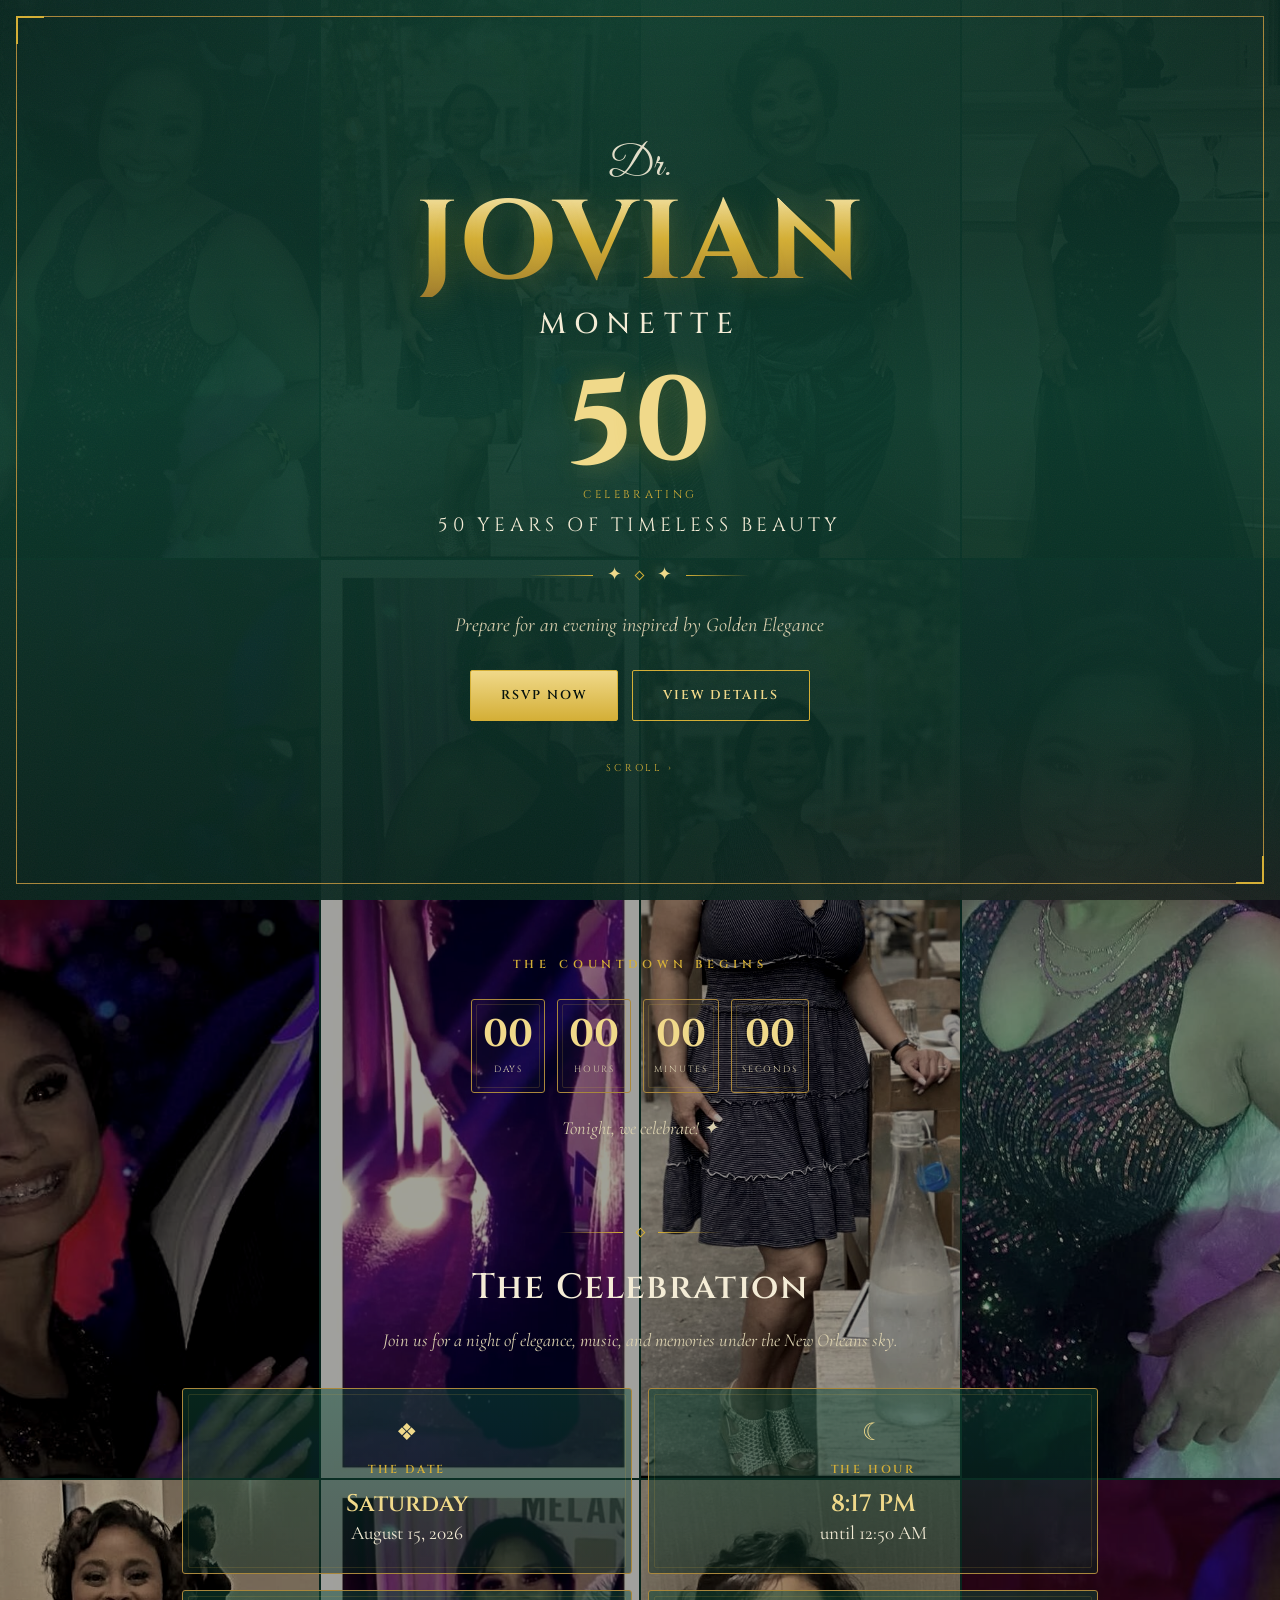
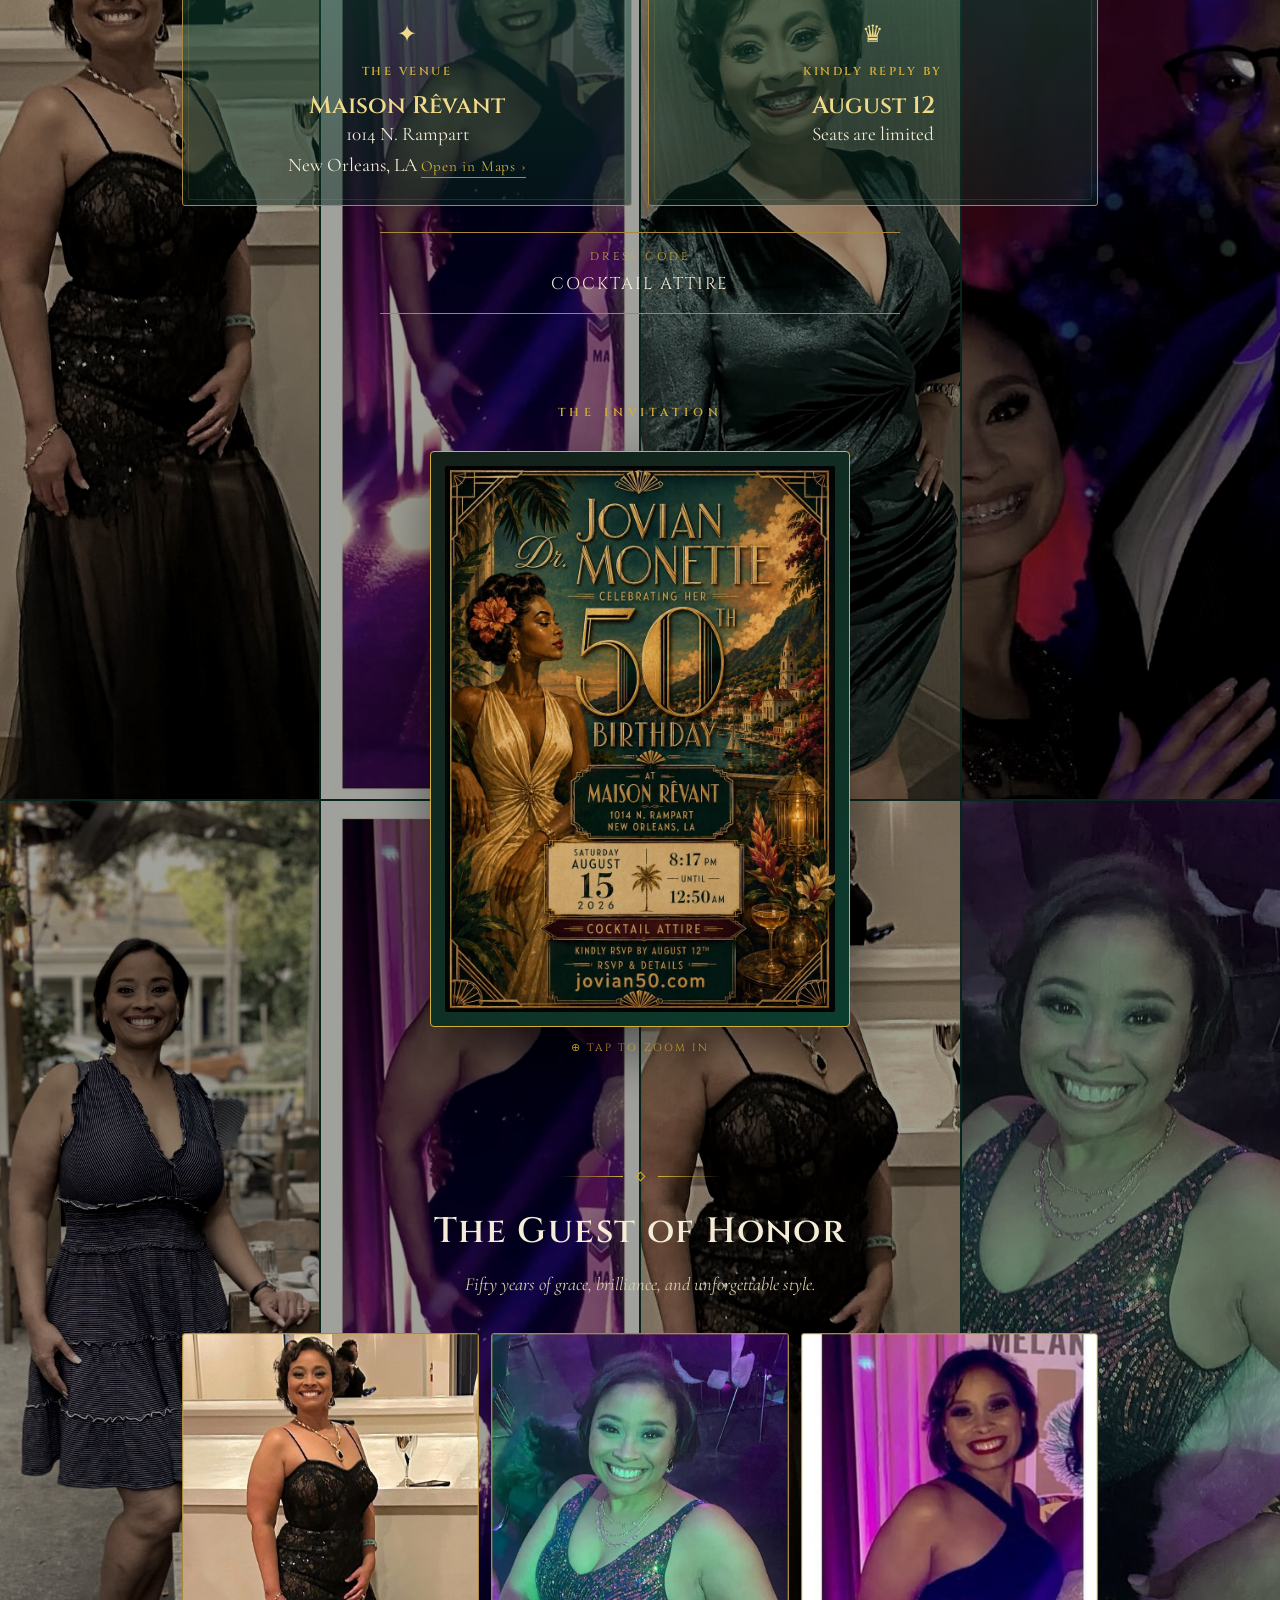
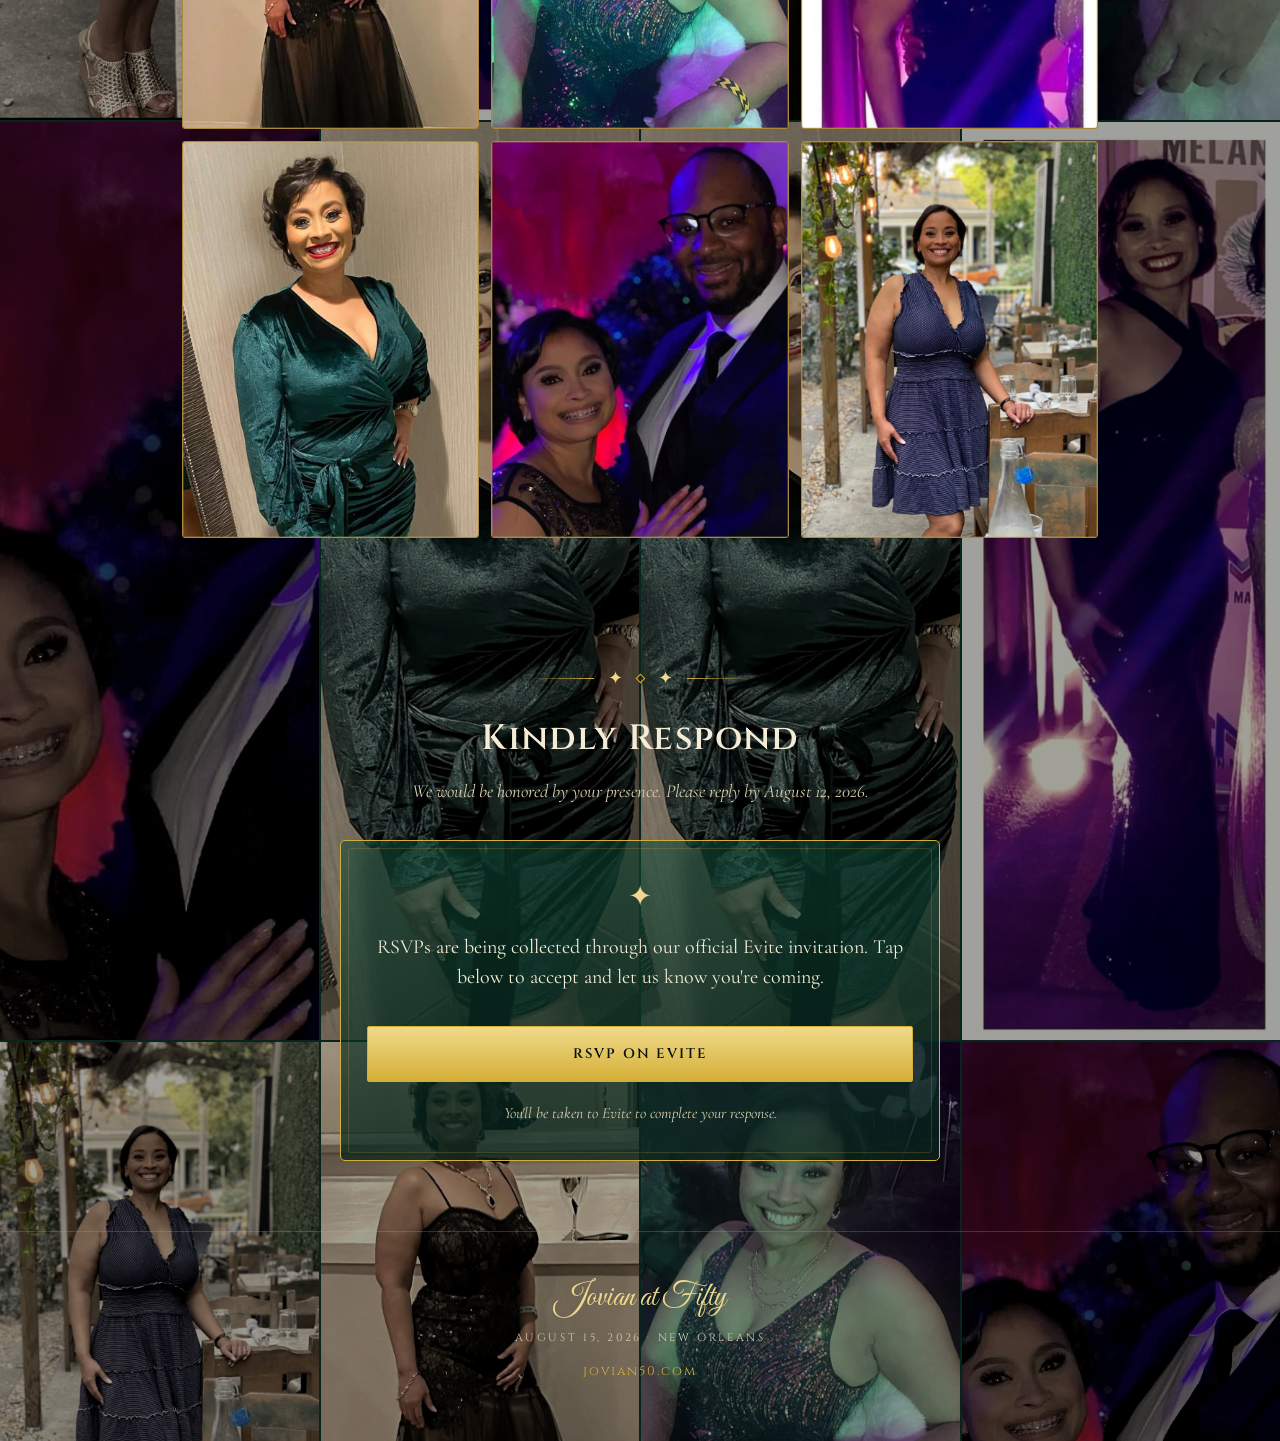
<file: index.html>
<!DOCTYPE html>
<html lang="en">
<head>
<meta charset="UTF-8">
<meta name="viewport" content="width=device-width, initial-scale=1.0">
<title>Dr. Jovian Monette · 50th Birthday · RSVP</title>
<meta name="description" content="You're invited to celebrate Dr. Jovian Monette's 50th Birthday — Saturday, August 15, 2026 at Maison Rêvant, New Orleans. Kindly RSVP by August 12.">
<meta name="theme-color" content="#0b2e24">

<!-- Open Graph (link preview) -->
<meta property="og:title" content="You're Invited · Dr. Jovian Monette's 50th">
<meta property="og:description" content="An evening of Art Deco glamour · Aug 15, 2026 · Maison Rêvant, New Orleans · RSVP by Aug 12">
<meta property="og:image" content="images/invite.jpg">
<meta property="og:type" content="website">

<link rel="preconnect" href="https://fonts.googleapis.com">
<link rel="preconnect" href="https://fonts.gstatic.com" crossorigin>
<link href="https://fonts.googleapis.com/css2?family=Cinzel:wght@400;500;600;700&family=Cormorant+Garamond:ital,wght@0,400;0,500;0,600;1,400&family=Great+Vibes&display=swap" rel="stylesheet">

<style>
:root{
  --emerald-deep:#08251d;
  --emerald:#0b3d2e;
  --emerald-soft:#0f4a38;
  --gold:#d4af37;
  --gold-bright:#f0d98a;
  --gold-dim:#a9873c;
  --cream:#f4ecd6;
  --cream-dim:#d9cfae;
  --burgundy:#5a1f27;
  --ink:#06120d;
}
*{margin:0;padding:0;box-sizing:border-box}
html{scroll-behavior:smooth}
body{
  font-family:'Cormorant Garamond',Georgia,serif;
  background:var(--emerald-deep);
  color:var(--cream);
  overflow-x:hidden;
  line-height:1.5;
  -webkit-font-smoothing:antialiased;
}
img{max-width:100%;display:block}

/* ---------- decorative background ---------- */
.photo-collage{position:fixed;inset:0;z-index:-3;display:grid;
  grid-template-columns:repeat(4,1fr);grid-template-rows:repeat(6,1fr);gap:2px;
  filter:grayscale(.35) sepia(.22) brightness(.62) contrast(1.05);}
.photo-collage img{width:100%;height:100%;object-fit:cover;display:block}

.bg-fx{position:fixed;inset:0;z-index:-2;
  background:
    radial-gradient(1200px 600px at 50% -10%, #14584199 0%, transparent 62%),
    radial-gradient(900px 500px at 90% 110%, #5a1f2755 0%, transparent 58%),
    linear-gradient(180deg,#08251dee 0%,#0b3d2ee6 45%,#08251dee 100%);
}
.grain{position:fixed;inset:0;z-index:-1;opacity:.05;pointer-events:none;
  background-image:url("data:image/svg+xml,%3Csvg xmlns='http://www.w3.org/2000/svg' width='120' height='120'%3E%3Cfilter id='n'%3E%3CfeTurbulence type='fractalNoise' baseFrequency='0.85' numOctaves='2'/%3E%3C/filter%3E%3Crect width='100%25' height='100%25' filter='url(%23n)'/%3E%3C/svg%3E");}

@media(max-width:560px){
  .photo-collage{grid-template-columns:repeat(3,1fr);grid-template-rows:repeat(8,1fr)}
}

/* floating sparkles */
.sparkles{position:fixed;inset:0;z-index:0;pointer-events:none;overflow:hidden}
.sparkle{position:absolute;width:6px;height:6px;background:radial-gradient(circle,var(--gold-bright),transparent 70%);border-radius:50%;opacity:0;animation:float linear infinite}
@keyframes float{
  0%{transform:translateY(20px) scale(.4);opacity:0}
  15%{opacity:.9}
  85%{opacity:.7}
  100%{transform:translateY(-110vh) scale(1);opacity:0}
}

/* ---------- shared ---------- */
.wrap{max-width:960px;margin:0 auto;padding:0 22px;position:relative;z-index:2}
.gold{color:var(--gold-bright)}
.cinzel{font-family:'Cinzel',serif}
.script{font-family:'Great Vibes',cursive}
.eyebrow{font-family:'Cinzel',serif;letter-spacing:.42em;font-size:.72rem;text-transform:uppercase;color:var(--gold);font-weight:600}

/* deco divider */
.deco-div{display:flex;align-items:center;justify-content:center;gap:14px;margin:26px auto;color:var(--gold)}
.deco-div .line{height:1px;width:64px;background:linear-gradient(90deg,transparent,var(--gold))}
.deco-div .line.r{background:linear-gradient(90deg,var(--gold),transparent)}
.deco-div .dot{width:7px;height:7px;transform:rotate(45deg);border:1px solid var(--gold)}
.deco-div .fan{font-size:1.1rem;line-height:1}

/* ---------- HERO ---------- */
.hero{min-height:100svh;display:flex;flex-direction:column;align-items:center;justify-content:center;text-align:center;padding:64px 22px 48px;position:relative}
.hero-frame{position:absolute;inset:16px;border:1px solid var(--gold-dim);pointer-events:none}
.hero-frame::before,.hero-frame::after{content:"";position:absolute;width:26px;height:26px;border:2px solid var(--gold)}
.hero-frame::before{top:-1px;left:-1px;border-right:0;border-bottom:0}
.hero-frame::after{bottom:-1px;right:-1px;border-left:0;border-top:0}
.hero-inner{position:relative;z-index:2;animation:rise 1.2s ease both}
@keyframes rise{from{opacity:0;transform:translateY(24px)}to{opacity:1;transform:none}}

.invited{margin-bottom:10px}
.host-name{font-family:'Great Vibes',cursive;font-size:clamp(1.6rem,6vw,2.6rem);color:var(--cream);line-height:1;margin:6px 0 2px;opacity:.92}
.name{font-family:'Cinzel',serif;font-weight:700;
  font-size:clamp(3rem,15vw,7rem);line-height:.94;letter-spacing:.02em;
  background:linear-gradient(180deg,#f6e6ac 0%,#d4af37 45%,#9c7a2e 100%);
  -webkit-background-clip:text;background-clip:text;color:transparent;
  text-shadow:0 2px 30px rgba(212,175,55,.25);
  margin:4px 0}
.surname{font-family:'Cinzel',serif;font-weight:500;font-size:clamp(1.1rem,5vw,1.8rem);letter-spacing:.28em;color:var(--cream);text-transform:uppercase;margin-top:6px}
.milestone{display:flex;flex-direction:column;align-items:center;justify-content:center;gap:0;margin:24px 0 8px}
.milestone .big{font-family:'Cinzel',serif;font-weight:700;font-size:clamp(4.2rem,20vw,7.4rem);color:var(--gold-bright);line-height:.9;position:relative;
  text-shadow:0 2px 26px rgba(212,175,55,.3)}
.milestone .big sup{font-size:.32em;vertical-align:super;color:var(--gold)}
.milestone .stack{text-align:center;margin-top:10px}
.milestone .stack .celebrating{font-family:'Cinzel',serif;letter-spacing:.3em;font-size:.7rem;text-transform:uppercase;color:var(--gold);display:block}
.milestone .stack .bday{font-family:'Cinzel',serif;letter-spacing:.22em;font-size:clamp(.95rem,3.8vw,1.2rem);text-transform:uppercase;color:var(--cream);display:block;margin-top:8px}
.hero-cta{margin-top:30px;display:flex;gap:14px;flex-wrap:wrap;justify-content:center}

/* buttons */
.btn{font-family:'Cinzel',serif;letter-spacing:.16em;text-transform:uppercase;font-size:.8rem;font-weight:600;
  padding:15px 30px;border:1px solid var(--gold);color:var(--ink);
  background:linear-gradient(180deg,var(--gold-bright),var(--gold));
  text-decoration:none;cursor:pointer;transition:.35s;border-radius:2px;display:inline-block}
.btn:hover{filter:brightness(1.08);transform:translateY(-2px);box-shadow:0 10px 26px rgba(212,175,55,.28)}
.btn.ghost{background:transparent;color:var(--gold-bright)}
.btn.ghost:hover{background:rgba(212,175,55,.1)}
.scroll-hint{margin-top:40px;color:var(--gold);font-family:'Cinzel',serif;letter-spacing:.3em;font-size:.62rem;text-transform:uppercase;animation:pulse 2.4s ease-in-out infinite}
@keyframes pulse{0%,100%{opacity:.4;transform:translateY(0)}50%{opacity:1;transform:translateY(5px)}}

/* ---------- COUNTDOWN ---------- */
.count-sec{padding:56px 0 20px;text-align:center}
.countdown{display:flex;justify-content:center;gap:12px;flex-wrap:wrap;margin-top:26px}
.cd-box{min-width:74px;padding:16px 10px;border:1px solid var(--gold-dim);background:rgba(255,255,255,.02);border-radius:3px;position:relative}
.cd-box::before{content:"";position:absolute;inset:4px;border:1px solid rgba(212,175,55,.18);border-radius:2px;pointer-events:none}
.cd-num{font-family:'Cinzel',serif;font-weight:700;font-size:clamp(1.7rem,7vw,2.4rem);color:var(--gold-bright);line-height:1}
.cd-lab{font-family:'Cinzel',serif;letter-spacing:.2em;font-size:.56rem;text-transform:uppercase;color:var(--cream-dim);margin-top:8px}
.count-note{font-size:1.15rem;color:var(--cream-dim);font-style:italic;margin-top:22px}

/* ---------- SECTION TITLES ---------- */
.sec-title{font-family:'Cinzel',serif;font-weight:600;font-size:clamp(1.5rem,5vw,2.2rem);color:var(--cream);text-align:center;letter-spacing:.04em}
.sec-sub{text-align:center;font-size:1.15rem;color:var(--cream-dim);font-style:italic;max-width:560px;margin:12px auto 0}

/* ---------- DETAILS ---------- */
.details{padding:40px 0}
.detail-grid{display:grid;grid-template-columns:repeat(2,1fr);gap:16px;margin-top:34px}
.card{border:1px solid var(--gold-dim);padding:26px 20px;text-align:center;background:linear-gradient(180deg,rgba(15,74,56,.5),rgba(8,37,29,.5));border-radius:3px;position:relative;transition:.4s}
.card::before{content:"";position:absolute;inset:5px;border:1px solid rgba(212,175,55,.16);border-radius:2px;pointer-events:none}
.card:hover{transform:translateY(-4px);box-shadow:0 14px 30px rgba(0,0,0,.3);border-color:var(--gold)}
.card .ic{font-size:1.5rem;color:var(--gold-bright);margin-bottom:10px}
.card h3{font-family:'Cinzel',serif;font-size:.72rem;letter-spacing:.22em;text-transform:uppercase;color:var(--gold);font-weight:600;margin-bottom:10px}
.card p{font-size:1.2rem;color:var(--cream);line-height:1.35}
.card p .lg{font-family:'Cinzel',serif;font-size:1.5rem;color:var(--gold-bright);font-weight:600;display:block}
.card .map-link{display:inline-block;margin-top:8px;color:var(--gold);font-size:.95rem;letter-spacing:.05em;text-decoration:none;border-bottom:1px solid var(--gold-dim)}
.attire-band{margin:26px auto 0;max-width:520px;text-align:center;border-top:1px solid var(--gold-dim);border-bottom:1px solid var(--gold-dim);padding:16px}
.attire-band .lab{font-family:'Cinzel',serif;letter-spacing:.28em;font-size:.7rem;text-transform:uppercase;color:var(--gold)}
.attire-band .val{font-family:'Cinzel',serif;letter-spacing:.12em;font-size:1.05rem;text-transform:uppercase;color:var(--cream);margin-top:6px}

/* ---------- INVITE SHOWCASE ---------- */
.showcase{padding:50px 0;text-align:center}
.invite-card{max-width:420px;margin:30px auto 0;padding:14px;background:linear-gradient(135deg,#141f19,#0b3d2e);border:1px solid var(--gold);border-radius:4px;box-shadow:0 24px 60px rgba(0,0,0,.5);transition:.5s;cursor:zoom-in;position:relative}
.invite-card:hover{transform:scale(1.015)}
.invite-card img{border-radius:2px;width:100%;display:block}
.invite-hint{margin-top:14px;font-family:'Cinzel',serif;letter-spacing:.2em;font-size:.66rem;text-transform:uppercase;color:var(--gold);opacity:.85}
.invite-hint::before{content:"⊕  "}

/* Lightbox */
.lightbox{position:fixed;inset:0;z-index:999;background:rgba(4,12,9,.94);display:none;align-items:center;justify-content:center;padding:26px;cursor:zoom-out;
  opacity:0;transition:opacity .35s ease}
.lightbox.open{display:flex}
.lightbox.show{opacity:1}
.lightbox img{max-width:min(92vw,720px);max-height:90vh;width:auto;border:1px solid var(--gold);border-radius:4px;box-shadow:0 30px 80px rgba(0,0,0,.6);
  transform:scale(.94);transition:transform .35s ease}
.lightbox.show img{transform:scale(1)}
.lightbox-close{position:absolute;top:18px;right:22px;width:42px;height:42px;border:1px solid var(--gold);border-radius:50%;
  display:flex;align-items:center;justify-content:center;color:var(--gold-bright);font-size:1.3rem;background:rgba(11,61,46,.6);cursor:pointer}

/* ---------- GALLERY ---------- */
.gallery{padding:40px 0 50px}
.gal-grid{display:grid;grid-template-columns:repeat(3,1fr);gap:12px;margin-top:34px}
.gal-item{position:relative;overflow:hidden;border:1px solid var(--gold-dim);border-radius:3px;aspect-ratio:3/4;background:#0b3d2e}
.gal-item img{width:100%;height:100%;object-fit:cover;object-position:center 12%;transition:.6s;filter:saturate(1.02)}
.gal-item.crop-top img{object-position:center 4%}
.gal-item.crop-wide img{object-position:50% 42%}
.gal-item:hover img{transform:scale(1.08)}
.gal-item::after{content:"";position:absolute;inset:0;box-shadow:inset 0 0 0 1px rgba(212,175,55,.25);pointer-events:none}

/* ---------- RSVP ---------- */
.rsvp{padding:56px 0 70px}
.rsvp-shell{max-width:600px;margin:34px auto 0;border:1px solid var(--gold);border-radius:5px;padding:34px 26px;background:linear-gradient(180deg,rgba(15,74,56,.55),rgba(8,37,29,.75));position:relative}
.rsvp-shell::before{content:"";position:absolute;inset:7px;border:1px solid rgba(212,175,55,.2);border-radius:3px;pointer-events:none}
.field{margin-bottom:18px;position:relative;z-index:2}
.field label{display:block;font-family:'Cinzel',serif;letter-spacing:.14em;font-size:.66rem;text-transform:uppercase;color:var(--gold);margin-bottom:7px}
.field label .req{color:var(--gold-bright)}
.field input,.field select,.field textarea{
  width:100%;padding:13px 14px;background:rgba(6,18,13,.6);border:1px solid var(--gold-dim);
  color:var(--cream);font-family:'Cormorant Garamond',serif;font-size:1.15rem;border-radius:3px;transition:.3s;
  -webkit-appearance:none;appearance:none}
.field input:focus,.field select:focus,.field textarea:focus{outline:none;border-color:var(--gold-bright);box-shadow:0 0 0 3px rgba(212,175,55,.14);background:rgba(6,18,13,.85)}
.field textarea{resize:vertical;min-height:80px}
.field select{background-image:url("data:image/svg+xml,%3Csvg xmlns='http://www.w3.org/2000/svg' width='14' height='14' viewBox='0 0 24 24' fill='none' stroke='%23d4af37' stroke-width='2'%3E%3Cpath d='M6 9l6 6 6-6'/%3E%3C/svg%3E");background-repeat:no-repeat;background-position:right 14px center;padding-right:38px}
.field select option{background:#08251d;color:var(--cream)}
.two-col{display:grid;grid-template-columns:1fr 1fr;gap:14px}
.hp{position:absolute;left:-9999px;opacity:0}
.rsvp .btn{width:100%;margin-top:8px;font-size:.86rem;padding:17px}
.form-note{text-align:center;font-size:.98rem;color:var(--cream-dim);margin-top:16px;font-style:italic}
.err-msg{color:#f3b0a0;font-size:.98rem;text-align:center;margin-top:12px;display:none}

/* success overlay */
.thankyou{display:none;text-align:center;padding:20px 6px;animation:rise .8s ease both}
.thankyou.show{display:block}
.rsvp-shell.done .rsvp-form{display:none}
.thankyou .checkmark{width:72px;height:72px;border-radius:50%;border:2px solid var(--gold);display:flex;align-items:center;justify-content:center;margin:0 auto 18px;font-size:2rem;color:var(--gold-bright);animation:popin .6s ease both}
@keyframes popin{0%{transform:scale(0)}60%{transform:scale(1.15)}100%{transform:scale(1)}}
.thankyou h3{font-family:'Cinzel',serif;color:var(--gold-bright);font-size:1.5rem;letter-spacing:.08em;margin-bottom:10px}
.thankyou p{font-size:1.2rem;color:var(--cream);font-style:italic}

/* ---------- FOOTER ---------- */
footer{text-align:center;padding:42px 22px 60px;border-top:1px solid rgba(212,175,55,.25)}
footer .fname{font-family:'Great Vibes',cursive;font-size:2rem;color:var(--gold-bright)}
footer .fsub{font-family:'Cinzel',serif;letter-spacing:.24em;font-size:.68rem;text-transform:uppercase;color:var(--cream-dim);margin-top:8px}
footer .site{margin-top:16px;font-family:'Cinzel',serif;letter-spacing:.16em;color:var(--gold);font-size:.8rem}

/* ---------- reveal on scroll ---------- */
.reveal{opacity:0;transform:translateY(30px);transition:.9s cubic-bezier(.2,.7,.2,1)}
.reveal.in{opacity:1;transform:none}

/* ---------- responsive ---------- */
@media(max-width:560px){
  .detail-grid{grid-template-columns:1fr}
  .gal-grid{grid-template-columns:repeat(2,1fr)}
  .two-col{grid-template-columns:1fr}
  .hero-frame{inset:10px}
  .cd-box{min-width:64px;padding:13px 6px}
}
@media(prefers-reduced-motion:reduce){
  *{animation:none!important;transition:none!important}
  .reveal{opacity:1;transform:none}
}
</style>
</head>
<body>
<div class="photo-collage" aria-hidden="true">
  <img src="images/g2_sequin.jpg" alt="">
  <img src="images/g5_garden.jpg" alt="">
  <img src="images/g4_velvet.jpg" alt="">
  <img src="images/g1_gown.jpg" alt="">
  <img src="images/g6_couple.jpg" alt="">
  <img src="images/g3_purple.jpg" alt="">
  <img src="images/g5_garden.jpg" alt="">
  <img src="images/g2_sequin.jpg" alt="">
  <img src="images/g1_gown.jpg" alt="">
  <img src="images/g3_purple.jpg" alt="">
  <img src="images/g4_velvet.jpg" alt="">
  <img src="images/g6_couple.jpg" alt="">
  <img src="images/g5_garden.jpg" alt="">
  <img src="images/g3_purple.jpg" alt="">
  <img src="images/g1_gown.jpg" alt="">
  <img src="images/g2_sequin.jpg" alt="">
  <img src="images/g6_couple.jpg" alt="">
  <img src="images/g4_velvet.jpg" alt="">
  <img src="images/g4_velvet.jpg" alt="">
  <img src="images/g3_purple.jpg" alt="">
  <img src="images/g5_garden.jpg" alt="">
  <img src="images/g1_gown.jpg" alt="">
  <img src="images/g2_sequin.jpg" alt="">
  <img src="images/g6_couple.jpg" alt="">
</div>
<div class="bg-fx"></div>
<div class="grain"></div>
<div class="sparkles" id="sparkles"></div>

<!-- ================= HERO ================= -->
<header class="hero">
  <div class="hero-frame"></div>
  <div class="hero-inner wrap">
    <div class="host-name">Dr.</div>
    <h1 class="name">JOVIAN</h1>
    <div class="surname">Monette</div>

    <div class="milestone">
      <div class="big">5<span>0</span></div>
      <div class="stack">
        <span class="celebrating">Celebrating</span>
        <span class="bday">50 Years of Timeless Beauty</span>
      </div>
    </div>

    <div class="deco-div"><span class="line"></span><span class="fan gold">✦</span><span class="dot"></span><span class="fan gold">✦</span><span class="line r"></span></div>

    <p style="font-size:1.25rem;color:var(--cream-dim);font-style:italic">Prepare for an evening inspired by Golden Elegance</p>

    <div class="hero-cta">
      <a href="#rsvp" class="btn">RSVP Now</a>
      <a href="#details" class="btn ghost">View Details</a>
    </div>
    <div class="scroll-hint">Scroll &#8250;</div>
  </div>
</header>

<!-- ================= COUNTDOWN ================= -->
<section class="count-sec">
  <div class="wrap reveal">
    <div class="eyebrow">The Countdown Begins</div>
    <div class="countdown" id="countdown">
      <div class="cd-box"><div class="cd-num" id="cd-d">--</div><div class="cd-lab">Days</div></div>
      <div class="cd-box"><div class="cd-num" id="cd-h">--</div><div class="cd-lab">Hours</div></div>
      <div class="cd-box"><div class="cd-num" id="cd-m">--</div><div class="cd-lab">Minutes</div></div>
      <div class="cd-box"><div class="cd-num" id="cd-s">--</div><div class="cd-lab">Seconds</div></div>
    </div>
    <p class="count-note" id="count-note">until we celebrate together</p>
  </div>
</section>

<!-- ================= DETAILS ================= -->
<section class="details" id="details">
  <div class="wrap reveal">
    <div class="deco-div"><span class="line"></span><span class="dot"></span><span class="line r"></span></div>
    <h2 class="sec-title">The Celebration</h2>
    <p class="sec-sub">Join us for a night of elegance, music, and memories under the New Orleans sky.</p>

    <div class="detail-grid">
      <div class="card">
        <div class="ic">❖</div>
        <h3>The Date</h3>
        <p><span class="lg">Saturday</span>August 15, 2026</p>
      </div>
      <div class="card">
        <div class="ic">☾</div>
        <h3>The Hour</h3>
        <p><span class="lg">8:17 PM</span>until 12:50 AM</p>
      </div>
      <div class="card">
        <div class="ic">✦</div>
        <h3>The Venue</h3>
        <p><span class="lg">Maison Rêvant</span>1014 N. Rampart<br>New Orleans, LA
        <a class="map-link" href="https://maps.google.com/?q=1014+N+Rampart+St+New+Orleans+LA" target="_blank" rel="noopener">Open in Maps ›</a></p>
      </div>
      <div class="card">
        <div class="ic">♛</div>
        <h3>Kindly Reply By</h3>
        <p><span class="lg">August 12</span>Seats are limited</p>
      </div>
    </div>

    <div class="attire-band">
      <div class="lab">Dress Code</div>
      <div class="val">Cocktail Attire</div>
    </div>
  </div>
</section>

<!-- ================= INVITE SHOWCASE ================= -->
<section class="showcase">
  <div class="wrap reveal">
    <div class="eyebrow">The Invitation</div>
    <div class="invite-card" id="inviteCard">
      <img src="images/invite.jpg" alt="Dr. Jovian Monette 50th Birthday official invitation" loading="lazy">
    </div>
    <div class="invite-hint">Tap to zoom in</div>
  </div>
</section>

<div class="lightbox" id="lightbox">
  <div class="lightbox-close" id="lightboxClose">&times;</div>
  <img src="images/invite.jpg" alt="Dr. Jovian Monette 50th Birthday official invitation — full size">
</div>

<!-- ================= GALLERY ================= -->
<section class="gallery">
  <div class="wrap reveal">
    <div class="deco-div"><span class="line"></span><span class="dot"></span><span class="line r"></span></div>
    <h2 class="sec-title">The Guest of Honor</h2>
    <p class="sec-sub">Fifty years of grace, brilliance, and unforgettable style.</p>
    <div class="gal-grid">
      <div class="gal-item"><img src="images/g1_gown.jpg" alt="Jovian" loading="lazy"></div>
      <div class="gal-item"><img src="images/g2_sequin.jpg" alt="Jovian" loading="lazy"></div>
      <div class="gal-item crop-top"><img src="images/g3_purple.jpg" alt="Jovian" loading="lazy"></div>
      <div class="gal-item"><img src="images/g4_velvet.jpg" alt="Jovian" loading="lazy"></div>
      <div class="gal-item crop-wide"><img src="images/g6_couple.jpg" alt="Jovian and Daryl Gray" loading="lazy"></div>
      <div class="gal-item"><img src="images/g5_garden.jpg" alt="Jovian" loading="lazy"></div>
    </div>
  </div>
</section>

<!-- ================= RSVP ================= -->
<section class="rsvp" id="rsvp">
  <div class="wrap reveal">
    <div class="deco-div"><span class="line"></span><span class="fan gold">✦</span><span class="dot"></span><span class="fan gold">✦</span><span class="line r"></span></div>
    <h2 class="sec-title">Kindly Respond</h2>
    <p class="sec-sub">We would be honored by your presence. Please reply by August 12, 2026.</p>

    <div class="rsvp-shell rsvp-evite" style="text-align:center">
      <div class="ic" style="font-size:1.8rem;color:var(--gold-bright);margin-bottom:14px">✦</div>
      <p style="font-size:1.25rem;color:var(--cream);margin-bottom:26px">
        RSVPs are being collected through our official Evite invitation.
        Tap below to accept and let us know you're coming.
      </p>
      <a href="https://evite.me/5DJRppNNem" target="_blank" rel="noopener" class="btn">RSVP on Evite</a>
      <p class="form-note" style="margin-top:20px">You'll be taken to Evite to complete your response.</p>
    </div>
  </div>
</section>

<!-- ================= FOOTER ================= -->
<footer>
  <div class="fname">Jovian at Fifty</div>
  <div class="fsub">August 15, 2026 · New Orleans</div>
  <div class="site">jovian50.com</div>
</footer>

<script>
/* ===== sparkles ===== */
(function(){
  const c=document.getElementById('sparkles');
  const N=window.innerWidth<600?14:26;
  for(let i=0;i<N;i++){
    const s=document.createElement('div');
    s.className='sparkle';
    s.style.left=Math.random()*100+'vw';
    const dur=7+Math.random()*10;
    s.style.animationDuration=dur+'s';
    s.style.animationDelay=(-Math.random()*dur)+'s';
    const sc=.4+Math.random()*1.1;
    s.style.transform='scale('+sc+')';
    c.appendChild(s);
  }
})();

/* ===== countdown ===== */
(function(){
  const target=new Date('2026-08-15T20:17:00-05:00').getTime();
  const d=document.getElementById('cd-d'),h=document.getElementById('cd-h'),
        m=document.getElementById('cd-m'),s=document.getElementById('cd-s'),
        note=document.getElementById('count-note');
  function pad(n){return String(n).padStart(2,'0')}
  function tick(){
    const now=Date.now(),diff=target-now;
    if(diff<=0){d.textContent='00';h.textContent='00';m.textContent='00';s.textContent='00';
      note.textContent='Tonight, we celebrate! ✦';return;}
    const dd=Math.floor(diff/86400000),hh=Math.floor(diff%86400000/3600000),
          mm=Math.floor(diff%3600000/60000),ss=Math.floor(diff%60000/1000);
    d.textContent=dd;h.textContent=pad(hh);m.textContent=pad(mm);s.textContent=pad(ss);
  }
  tick();setInterval(tick,1000);
})();

/* ===== scroll reveal ===== */
(function(){
  const io=new IntersectionObserver((es)=>{
    es.forEach(e=>{if(e.isIntersecting){e.target.classList.add('in');io.unobserve(e.target);}});
  },{threshold:.12});
  document.querySelectorAll('.reveal').forEach(el=>io.observe(el));
})();

/* ===== invite lightbox ===== */
(function(){
  const card=document.getElementById('inviteCard'),
        box=document.getElementById('lightbox'),
        closeBtn=document.getElementById('lightboxClose');
  if(!card||!box) return;
  function open(){
    box.classList.add('open');
    requestAnimationFrame(()=>box.classList.add('show'));
    document.body.style.overflow='hidden';
  }
  function close(){
    box.classList.remove('show');
    document.body.style.overflow='';
    setTimeout(()=>box.classList.remove('open'),350);
  }
  card.addEventListener('click',open);
  closeBtn.addEventListener('click',close);
  box.addEventListener('click',(e)=>{ if(e.target===box) close(); });
  document.addEventListener('keydown',(e)=>{ if(e.key==='Escape') close(); });
})();

</script>
</body>
</html>
</file>
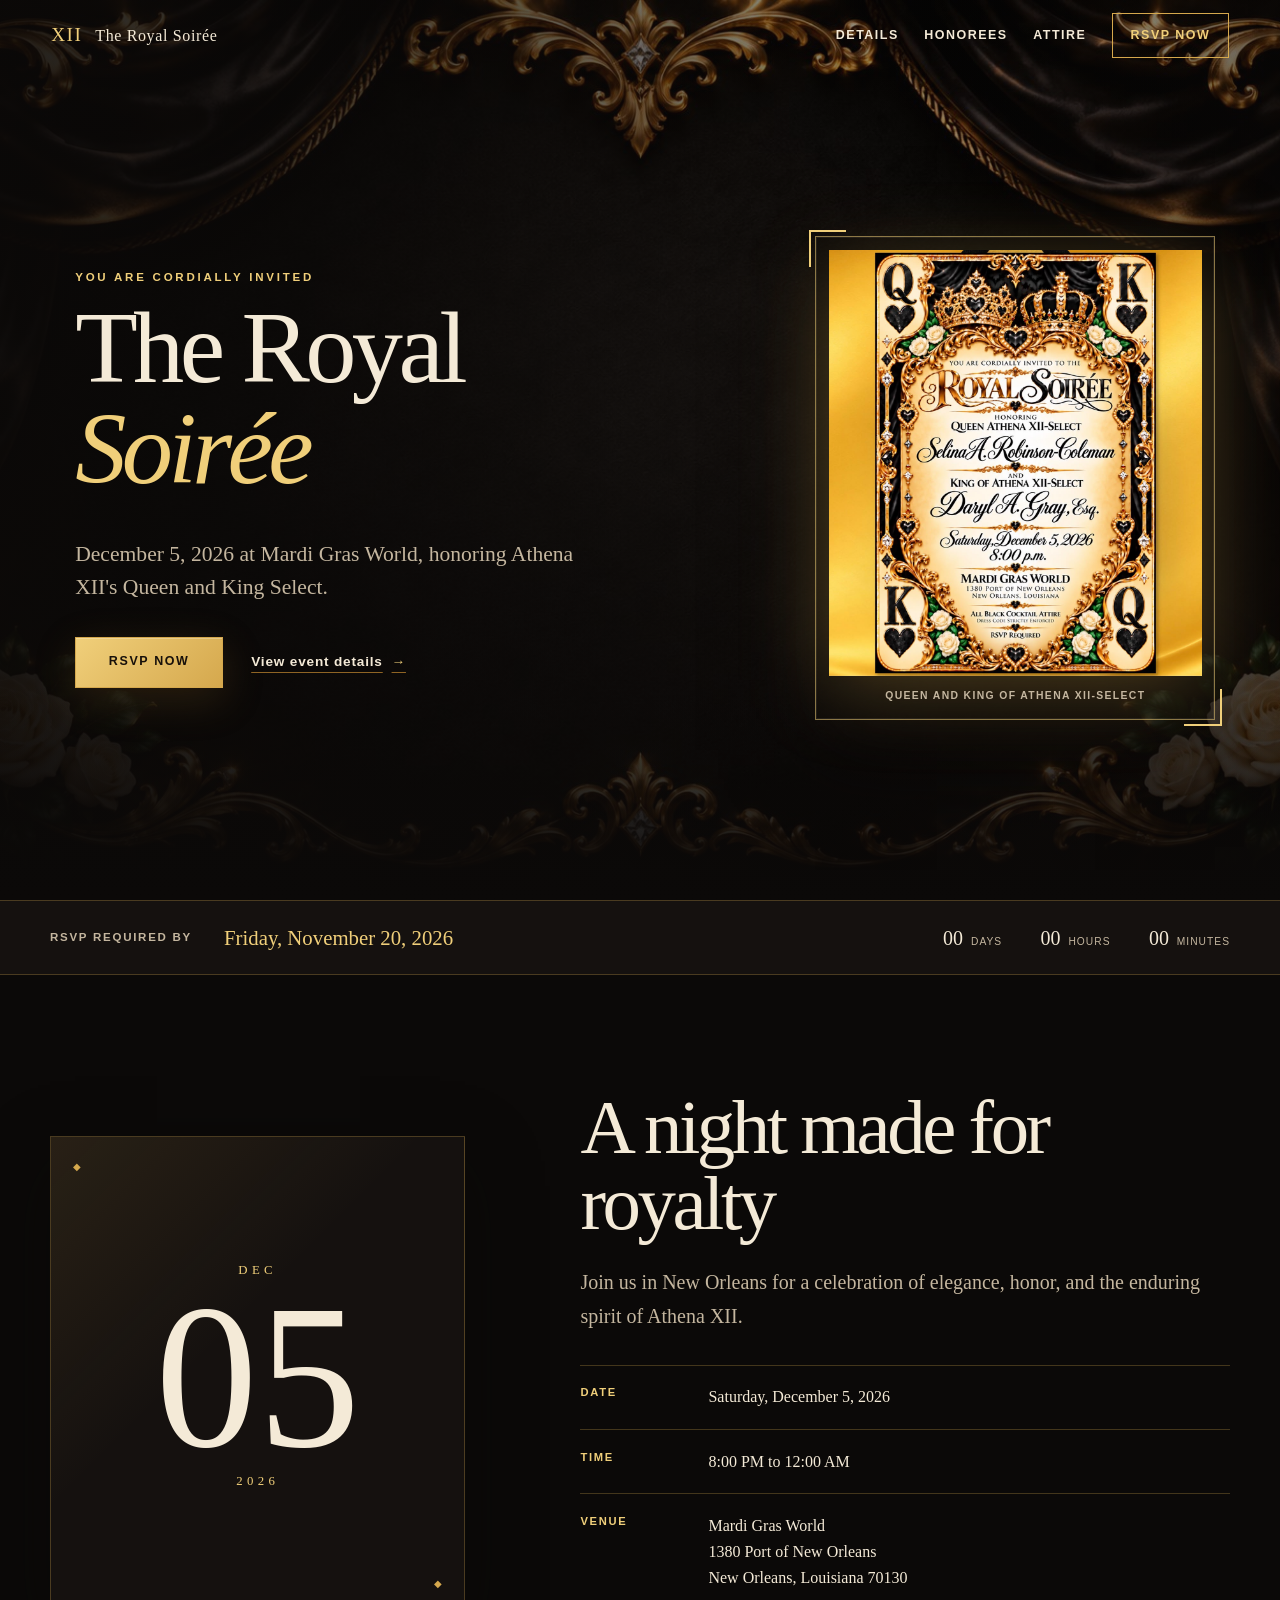
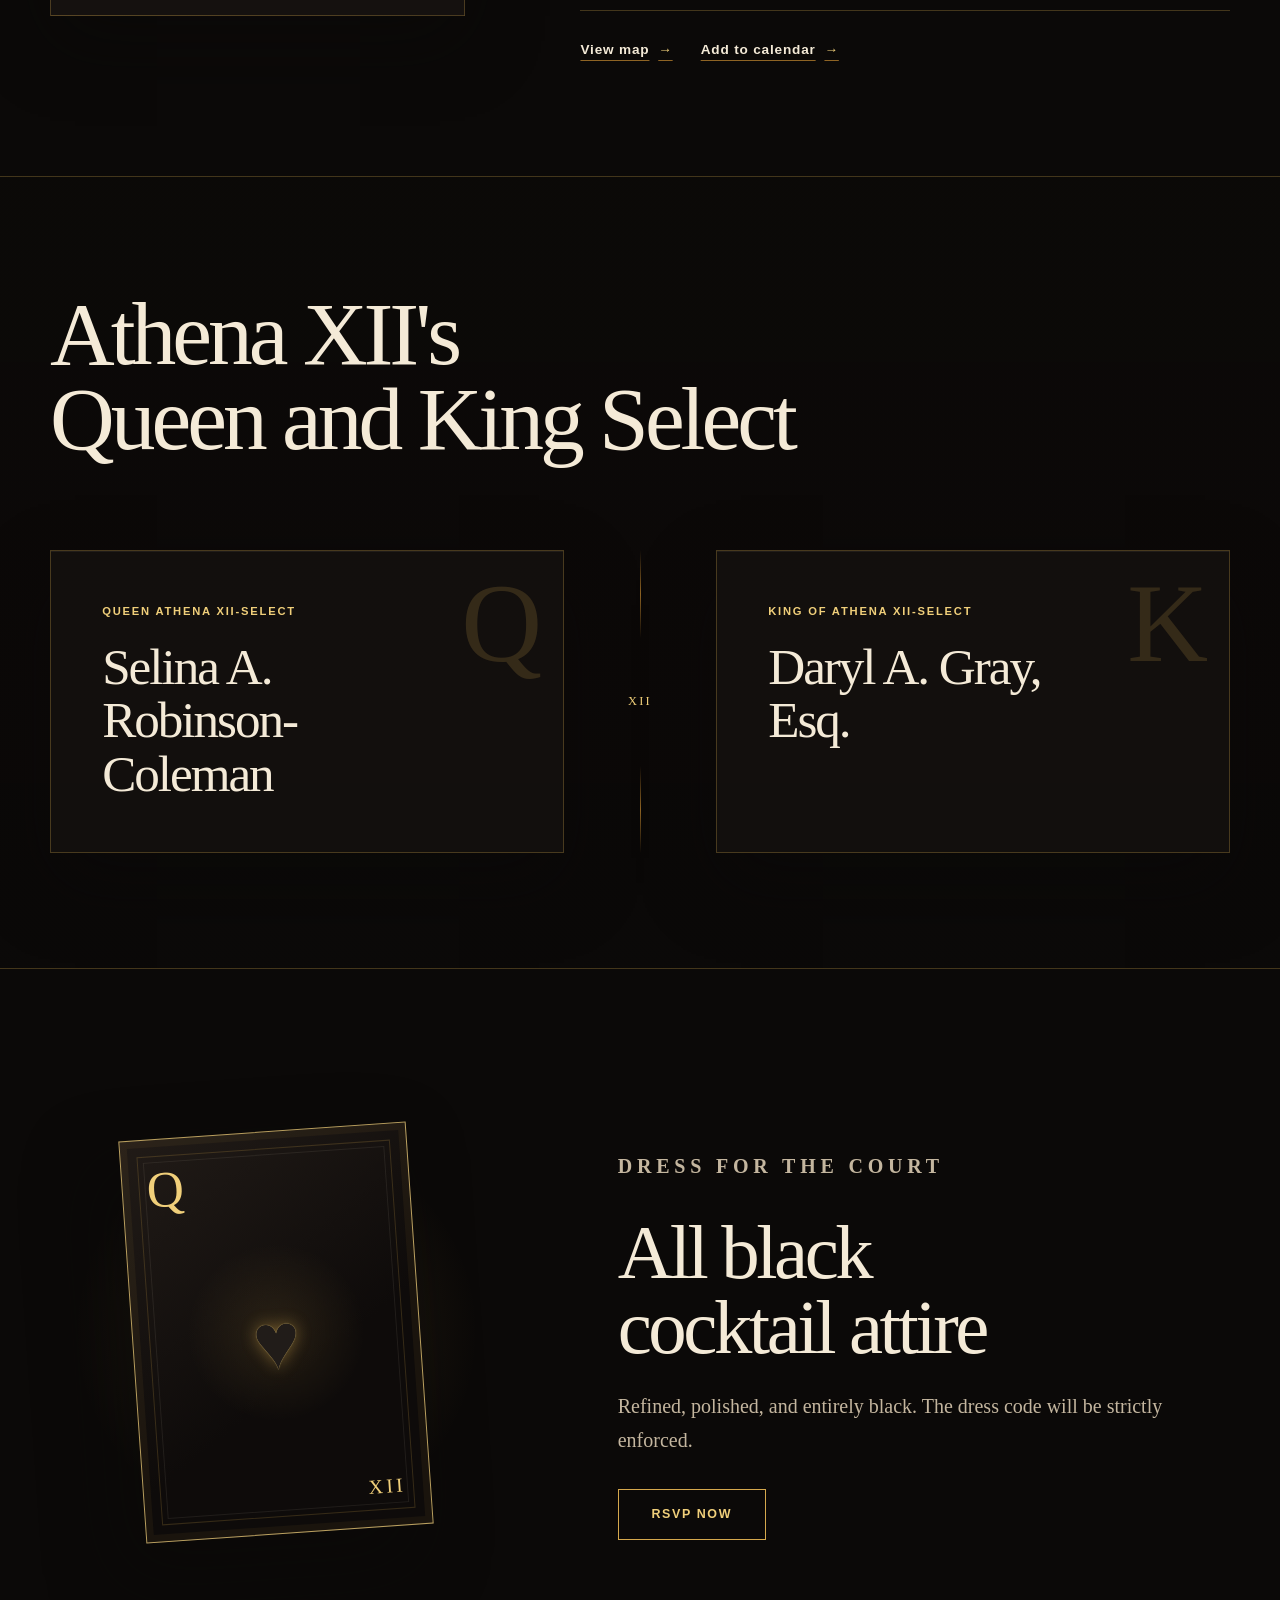
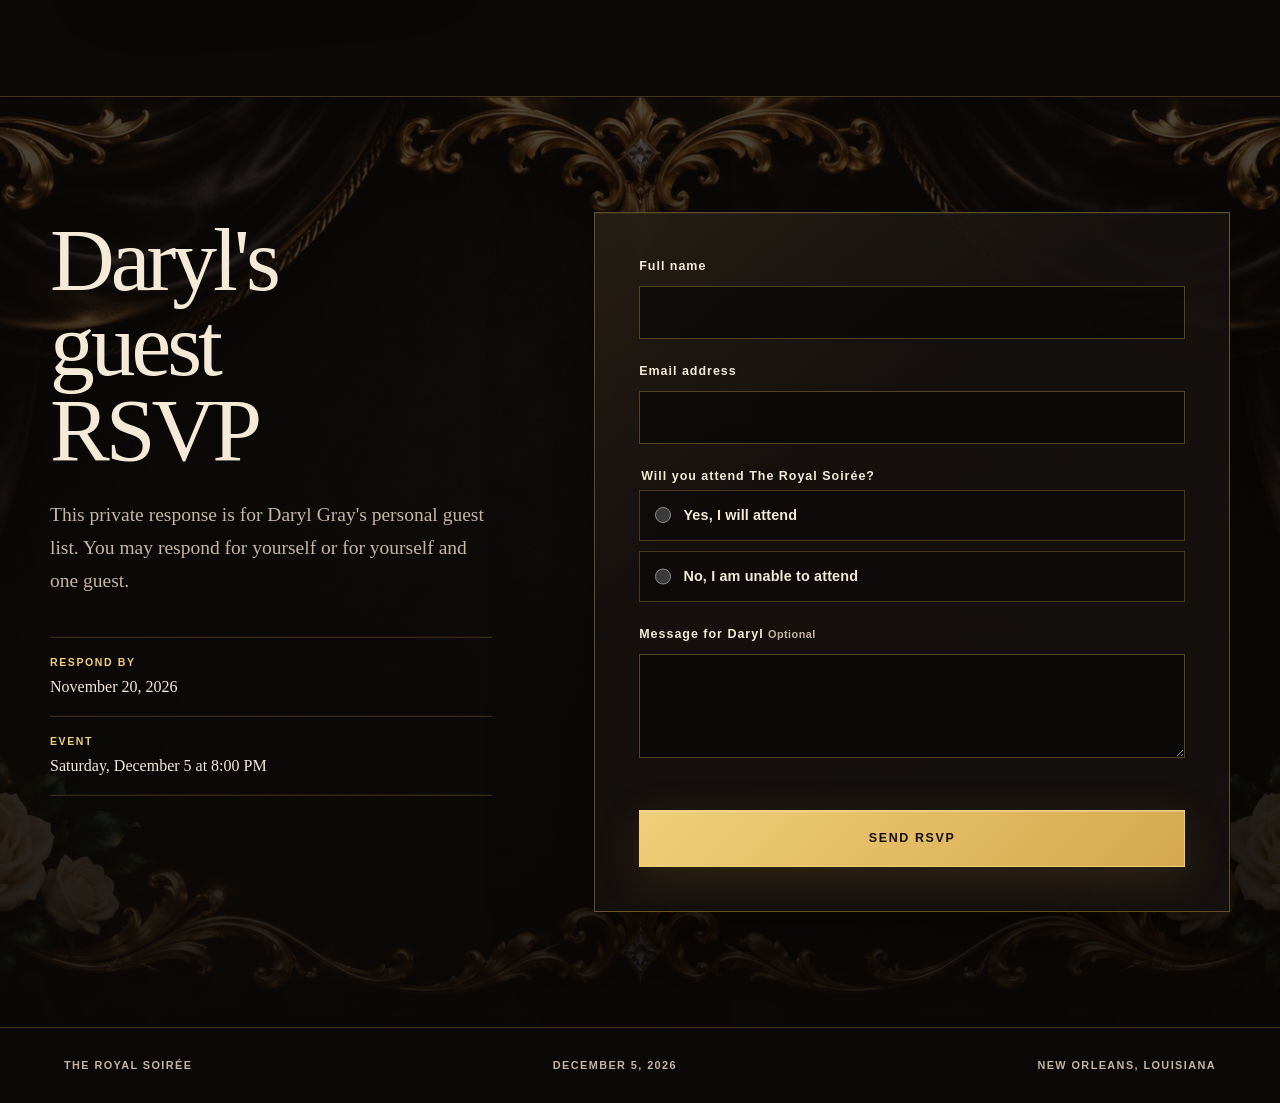
<file: royal-soiree/index.html>
<!doctype html>
<html lang="en">
<head>
  <meta charset="utf-8">
  <meta name="viewport" content="width=device-width, initial-scale=1">
  <meta name="theme-color" content="#0b0908">
  <meta name="description" content="The Royal Soirée honoring Queen Athena XII-Select Selina A. Robinson-Coleman and King of Athena XII-Select Daryl A. Gray, Esq.">
  <meta property="og:title" content="The Royal Soirée">
  <meta property="og:description" content="Saturday, December 5, 2026 at Mardi Gras World in New Orleans.">
  <meta property="og:type" content="website">
  <meta property="og:image" content="assets/royal-soiree-invitation.jpg">
  <title>The Royal Soirée | December 5, 2026</title>
  <link rel="icon" type="image/jpeg" href="assets/royal-soiree-invitation.jpg">
  <link rel="preload" href="assets/royal-soiree-backdrop.jpg" as="image" fetchpriority="high">
  <link rel="stylesheet" href="styles.css">
  <script src="script.js" defer></script>
</head>
<body>
  <a class="skip-link" href="#main-content">Skip to event details</a>

  <header class="site-header" data-header>
    <a class="brand" href="#top" aria-label="The Royal Soirée home">
      <span class="brand-mark" aria-hidden="true">XII</span>
      <span class="brand-name">The Royal Soirée</span>
    </a>

    <nav class="site-nav" aria-label="Primary navigation">
      <a href="#details">Details</a>
      <a href="#honorees">Honorees</a>
      <a href="#attire">Attire</a>
      <a class="nav-rsvp" href="#rsvp">RSVP Now</a>
    </nav>
  </header>
  <div class="header-sentinel" data-header-sentinel aria-hidden="true"></div>

  <main id="main-content">
    <section class="hero" id="top" aria-labelledby="hero-title">
      <div class="hero-shade" aria-hidden="true"></div>
      <div class="hero-layout">
        <div class="hero-copy">
          <p class="eyebrow reveal">You are cordially invited</p>
          <h1 id="hero-title" class="reveal reveal-delay-1">The Royal<br><em>Soirée</em></h1>
          <p class="hero-intro reveal reveal-delay-2">December 5, 2026 at Mardi Gras World, honoring Athena XII's Queen and King Select.</p>

          <div class="hero-actions reveal reveal-delay-3">
            <a class="button button-primary" href="#rsvp">RSVP Now</a>
            <a class="text-link" href="#details">View event details</a>
          </div>

        </div>

        <figure class="invitation-wrap reveal reveal-delay-2">
          <div class="invitation-glow" aria-hidden="true"></div>
          <img class="invitation-card" src="assets/royal-soiree-invitation.jpg" alt="The Royal Soirée invitation with black and gold playing card artwork" width="1170" height="1339" fetchpriority="high">
          <figcaption>Queen and King of Athena XII-Select</figcaption>
        </figure>
      </div>
    </section>

    <section class="deadline-band" aria-label="RSVP deadline">
      <div class="deadline-inner">
        <p>RSVP required by</p>
        <strong>Friday, November 20, 2026</strong>
        <div class="countdown" data-countdown aria-label="Time remaining to RSVP">
          <span><b data-days>00</b> days</span>
          <span><b data-hours>00</b> hours</span>
          <span><b data-minutes>00</b> minutes</span>
        </div>
      </div>
    </section>

    <section class="event-details section-shell" id="details" aria-labelledby="details-title">
      <div class="date-display reveal" aria-hidden="true">
        <span class="date-month">Dec</span>
        <span class="date-day">05</span>
        <span class="date-year">2026</span>
      </div>

      <div class="details-content reveal reveal-delay-1">
        <h2 id="details-title">A night made for royalty</h2>
        <p class="section-lede">Join us in New Orleans for a celebration of elegance, honor, and the enduring spirit of Athena XII.</p>

        <dl class="detail-list">
          <div>
            <dt>Date</dt>
            <dd>Saturday, December 5, 2026</dd>
          </div>
          <div>
            <dt>Time</dt>
            <dd>8:00 PM to 12:00 AM</dd>
          </div>
          <div>
            <dt>Venue</dt>
            <dd>Mardi Gras World<br>1380 Port of New Orleans<br>New Orleans, Louisiana 70130</dd>
          </div>
        </dl>

        <div class="detail-actions">
          <a class="text-link" href="https://www.google.com/maps/search/?api=1&amp;query=Mardi+Gras+World+1380+Port+of+New+Orleans+New+Orleans+LA+70130" target="_blank" rel="noopener">View map</a>
          <a class="text-link" href="https://calendar.google.com/calendar/render?action=TEMPLATE&amp;text=The%20Royal%20Soir%C3%A9e&amp;dates=20261206T020000Z%2F20261206T060000Z&amp;details=The%20Royal%20Soir%C3%A9e%20honoring%20Selina%20A.%20Robinson-Coleman%20and%20Daryl%20A.%20Gray%2C%20Esq.&amp;location=Mardi%20Gras%20World%2C%201380%20Port%20of%20New%20Orleans%2C%20New%20Orleans%2C%20LA%2070130" target="_blank" rel="noopener">Add to calendar</a>
        </div>
      </div>
    </section>

    <section class="honorees" id="honorees" aria-labelledby="honorees-title">
      <div class="honorees-inner section-shell">
        <div class="honorees-heading reveal">
          <h2 id="honorees-title">Athena XII's<br>Queen and King Select</h2>
        </div>

        <div class="royal-pair">
          <article class="honoree honoree-queen reveal reveal-delay-1">
            <span class="honoree-suit" aria-hidden="true">Q</span>
            <p>Queen Athena XII-Select</p>
            <h3>Selina A.<br>Robinson-Coleman</h3>
          </article>

          <div class="pair-divider" aria-hidden="true"><span>XII</span></div>

          <article class="honoree honoree-king reveal reveal-delay-2">
            <span class="honoree-suit" aria-hidden="true">K</span>
            <p>King of Athena XII-Select</p>
            <h3>Daryl A. Gray, Esq.</h3>
          </article>
        </div>
      </div>
    </section>

    <section class="attire section-shell" id="attire" aria-labelledby="attire-title">
      <div class="attire-visual reveal" aria-hidden="true">
        <div class="black-card">
          <span>Q</span>
          <b>♥</b>
          <small>XII</small>
        </div>
      </div>

      <div class="attire-copy reveal reveal-delay-1">
        <p class="section-kicker">Dress for the court</p>
        <h2 id="attire-title">All black<br>cocktail attire</h2>
        <p>Refined, polished, and entirely black. The dress code will be strictly enforced.</p>
        <a class="button button-outline" href="#rsvp">RSVP Now</a>
      </div>
    </section>

    <section class="final-rsvp" id="rsvp" aria-labelledby="rsvp-title">
      <div class="final-rsvp-inner">
        <div class="rsvp-intro reveal">
          <h2 id="rsvp-title">Daryl's guest<br>RSVP</h2>
          <p>This private response is for Daryl Gray's personal guest list. You may respond for yourself or for yourself and one guest.</p>
          <dl class="rsvp-summary" aria-label="RSVP details">
            <div>
              <dt>Respond by</dt>
              <dd>November 20, 2026</dd>
            </div>
            <div>
              <dt>Event</dt>
              <dd>Saturday, December 5 at 8:00 PM</dd>
            </div>
          </dl>
        </div>

        <div class="rsvp-form-panel reveal reveal-delay-1">
          <div class="rsvp-success" data-rsvp-success hidden role="status">
            <strong>Your RSVP has been received.</strong>
            <span>Thank you. Your response was sent to Daryl's guest list.</span>
          </div>

          <form class="rsvp-form" action="https://formsubmit.co/kingathenaxiiselect@gmail.com" method="POST" data-rsvp-form>
            <input type="hidden" name="_subject" value="New Royal Soirée RSVP for Daryl Gray">
            <input type="hidden" name="_next" value="https://stilldarylgray2026-a11y.github.io/jovian50/royal-soiree/?rsvp=received#rsvp">
            <input type="hidden" name="_template" value="table">
            <input type="hidden" name="_url" value="https://stilldarylgray2026-a11y.github.io/jovian50/royal-soiree/">
            <input class="form-honey" type="text" name="_honey" tabindex="-1" autocomplete="off" aria-hidden="true">

            <div class="form-field">
              <label for="rsvp-name">Full name</label>
              <input id="rsvp-name" type="text" name="Full name" autocomplete="name" required>
            </div>

            <div class="form-field">
              <label for="rsvp-email">Email address</label>
              <input id="rsvp-email" type="email" name="email" autocomplete="email" inputmode="email" required>
            </div>

            <fieldset class="form-field form-choice" data-attendance>
              <legend>Will you attend The Royal Soirée?</legend>
              <label>
                <input type="radio" name="Attendance" value="Yes, I will attend" required>
                <span>Yes, I will attend</span>
              </label>
              <label>
                <input type="radio" name="Attendance" value="No, I am unable to attend" required>
                <span>No, I am unable to attend</span>
              </label>
            </fieldset>

            <div data-attending-fields hidden>
              <fieldset class="form-field form-choice">
                <legend>Who are you responding for?</legend>
                <label>
                  <input type="radio" name="Party size" value="Myself only" data-party-option>
                  <span>Myself only</span>
                </label>
                <label>
                  <input type="radio" name="Party size" value="Myself and one guest" data-party-option>
                  <span>Myself and one guest</span>
                </label>
              </fieldset>

              <div class="form-field" data-guest-field hidden>
                <label for="guest-name">Guest's full name</label>
                <input id="guest-name" type="text" name="Guest full name" autocomplete="name" data-guest-name>
              </div>

              <div class="form-field">
                <label for="guest-needs">Dietary restrictions or accessibility needs <span>Optional</span></label>
                <textarea id="guest-needs" name="Dietary restrictions or accessibility needs" rows="3"></textarea>
              </div>
            </div>

            <div class="form-field">
              <label for="guest-message">Message for Daryl <span>Optional</span></label>
              <textarea id="guest-message" name="Message for Daryl" rows="3"></textarea>
            </div>

            <p class="form-status" data-form-status aria-live="polite"></p>
            <button class="button button-primary form-submit" type="submit" data-submit-rsvp>Send RSVP</button>
          </form>

          <noscript>
            <p class="form-noscript">Please enable JavaScript to use the guest options in this RSVP form.</p>
          </noscript>
        </div>
      </div>
    </section>
  </main>

  <footer class="site-footer">
    <span>The Royal Soirée</span>
    <span>December 5, 2026</span>
    <span>New Orleans, Louisiana</span>
  </footer>

  <a class="mobile-rsvp" href="#rsvp" data-mobile-rsvp>RSVP Now</a>

  <noscript>
    <style>.reveal{opacity:1;transform:none}</style>
  </noscript>
</body>
</html>
</file>
<file: royal-soiree/styles.css>
:root {
  color-scheme: dark;
  --ink: #0b0908;
  --ink-soft: #15110f;
  --surface: #1d1713;
  --surface-raised: #241c16;
  --gold: #d5a84d;
  --gold-bright: #f0cf7a;
  --gold-deep: #8f6424;
  --ivory: #f4ead7;
  --muted: #c4b69f;
  --line: rgba(213, 168, 77, 0.28);
  --header-height: 72px;
  --section-pad: clamp(5rem, 9vw, 9rem);
  --ease: cubic-bezier(0.16, 1, 0.3, 1);
}

* {
  box-sizing: border-box;
}

html {
  scroll-behavior: smooth;
  scroll-padding-top: var(--header-height);
  background: var(--ink);
}

body {
  margin: 0;
  min-width: 320px;
  overflow-x: hidden;
  background:
    radial-gradient(circle at 50% 10%, rgba(213, 168, 77, 0.06), transparent 33rem),
    var(--ink);
  color: var(--ivory);
  font-family: "Segoe UI", "Helvetica Neue", Arial, sans-serif;
  font-size: 1rem;
  line-height: 1.6;
  text-rendering: optimizeLegibility;
}

img {
  display: block;
  max-width: 100%;
}

a {
  color: inherit;
}

button,
a {
  -webkit-tap-highlight-color: transparent;
}

::selection {
  background: var(--gold);
  color: var(--ink);
}

:focus-visible {
  outline: 3px solid var(--gold-bright);
  outline-offset: 4px;
}

.skip-link {
  position: fixed;
  top: 0.75rem;
  left: 0.75rem;
  z-index: 100;
  padding: 0.75rem 1rem;
  transform: translateY(-160%);
  background: var(--ivory);
  color: var(--ink);
  font-weight: 700;
  text-decoration: none;
  transition: transform 180ms ease;
}

.skip-link:focus {
  transform: translateY(0);
}

.site-header {
  position: fixed;
  inset: 0 0 auto;
  z-index: 10;
  display: flex;
  align-items: center;
  justify-content: space-between;
  height: var(--header-height);
  padding: 0 clamp(1.25rem, 4vw, 4.5rem);
  border-bottom: 1px solid transparent;
  transition: background-color 280ms ease, border-color 280ms ease, backdrop-filter 280ms ease;
}

.site-header.is-scrolled {
  border-bottom-color: var(--line);
  background: rgba(11, 9, 8, 0.9);
  backdrop-filter: blur(18px);
}

.header-sentinel {
  position: absolute;
  top: 24px;
  left: 0;
  width: 1px;
  height: 1px;
  pointer-events: none;
}

.brand {
  display: inline-flex;
  align-items: center;
  gap: 0.8rem;
  text-decoration: none;
}

.brand-mark {
  color: var(--gold-bright);
  font-family: Georgia, "Times New Roman", serif;
  font-size: 1.2rem;
  letter-spacing: 0.08em;
}

.brand-name {
  color: var(--ivory);
  font-family: Georgia, "Times New Roman", serif;
  font-size: 1rem;
  letter-spacing: 0.04em;
}

.site-nav {
  display: flex;
  align-items: center;
  gap: clamp(1rem, 2vw, 2.2rem);
  font-size: 0.78rem;
  font-weight: 700;
  letter-spacing: 0.12em;
  text-transform: uppercase;
}

.site-nav a {
  position: relative;
  text-decoration: none;
}

.site-nav a:not(.nav-rsvp)::after {
  position: absolute;
  right: 0;
  bottom: -0.45rem;
  left: 0;
  height: 1px;
  content: "";
  transform: scaleX(0);
  background: var(--gold);
  transition: transform 220ms ease;
}

.site-nav a:hover::after,
.site-nav a:focus-visible::after {
  transform: scaleX(1);
}

.nav-rsvp {
  padding: 0.7rem 1.1rem;
  border: 1px solid var(--gold);
  color: var(--gold-bright);
  transition: background-color 220ms ease, color 220ms ease, transform 220ms ease;
}

.nav-rsvp:hover {
  background: var(--gold);
  color: var(--ink);
}

.nav-rsvp:active,
.button:active,
.mobile-rsvp:active {
  transform: translateY(1px) scale(0.985);
}

.hero {
  position: relative;
  isolation: isolate;
  display: grid;
  min-height: 100dvh;
  overflow: hidden;
  background-color: var(--ink);
  background-image: url("assets/royal-soiree-backdrop.jpg");
  background-position: center;
  background-size: cover;
}

.hero::after {
  position: absolute;
  inset: auto 0 0;
  z-index: -1;
  height: 24%;
  content: "";
  background: linear-gradient(to top, var(--ink), transparent);
}

.hero-shade {
  position: absolute;
  inset: 0;
  z-index: -1;
  background:
    linear-gradient(90deg, rgba(11, 9, 8, 0.88) 0%, rgba(11, 9, 8, 0.58) 42%, rgba(11, 9, 8, 0.22) 75%, rgba(11, 9, 8, 0.5) 100%),
    linear-gradient(to bottom, rgba(11, 9, 8, 0.2), rgba(11, 9, 8, 0.5));
}

.hero-layout {
  display: grid;
  grid-template-columns: minmax(0, 1.05fr) minmax(19rem, 0.75fr);
  align-items: center;
  gap: clamp(2rem, 6vw, 7rem);
  width: min(100% - 3rem, 1280px);
  min-height: 100dvh;
  margin: 0 auto;
  padding-top: calc(var(--header-height) + 1rem);
  padding-bottom: 2rem;
}

.hero-copy {
  padding-left: clamp(0rem, 4vw, 4rem);
}

.eyebrow,
.section-kicker {
  margin: 0 0 1rem;
  color: var(--gold-bright);
  font-size: 0.72rem;
  font-weight: 800;
  letter-spacing: 0.24em;
  text-transform: uppercase;
}

.hero h1,
.event-details h2,
.honorees h2,
.attire h2,
.final-rsvp h2 {
  margin: 0;
  font-family: Georgia, "Times New Roman", serif;
  font-weight: 400;
  letter-spacing: -0.045em;
  line-height: 0.88;
}

.hero h1 {
  max-width: 9ch;
  font-size: clamp(4.25rem, 8vw, 8.5rem);
  text-wrap: balance;
}

.hero h1 em {
  display: inline-block;
  padding-bottom: 0.08em;
  color: var(--gold-bright);
  font-weight: 400;
  line-height: 1.1;
}

.hero-intro {
  max-width: 34rem;
  margin: 1.5rem 0 0;
  color: var(--muted);
  font-family: Georgia, "Times New Roman", serif;
  font-size: clamp(1.05rem, 1.8vw, 1.35rem);
  line-height: 1.55;
}

.hero-actions,
.detail-actions {
  display: flex;
  align-items: center;
  flex-wrap: wrap;
  gap: 1.25rem 1.75rem;
}

.hero-actions {
  margin-top: 2rem;
}

.button {
  display: inline-flex;
  align-items: center;
  justify-content: center;
  min-width: 9.25rem;
  min-height: 3.2rem;
  padding: 0.8rem 1.5rem;
  border: 1px solid var(--gold);
  font-size: 0.78rem;
  font-weight: 800;
  letter-spacing: 0.13em;
  text-decoration: none;
  text-transform: uppercase;
  white-space: nowrap;
  transition: background-color 220ms ease, color 220ms ease, transform 220ms var(--ease), box-shadow 220ms ease;
}

.button-primary {
  background: linear-gradient(135deg, var(--gold-bright), var(--gold));
  box-shadow: 0 12px 42px rgba(143, 100, 36, 0.24), inset 0 1px 0 rgba(244, 234, 215, 0.35);
  color: #17100a;
}

.button-primary:hover {
  box-shadow: 0 16px 52px rgba(143, 100, 36, 0.38), inset 0 1px 0 rgba(244, 234, 215, 0.5);
  transform: translateY(-2px);
}

.button-outline {
  background: transparent;
  color: var(--gold-bright);
}

.button-outline:hover {
  background: var(--gold);
  color: var(--ink);
}

.text-link {
  position: relative;
  display: inline-flex;
  align-items: center;
  gap: 0.55rem;
  color: var(--ivory);
  font-size: 0.85rem;
  font-weight: 700;
  letter-spacing: 0.06em;
  text-decoration-color: var(--gold-deep);
  text-underline-offset: 0.35rem;
}

.text-link::after {
  content: "→";
  color: var(--gold-bright);
  transition: transform 220ms var(--ease);
}

.text-link:hover::after {
  transform: translateX(0.25rem);
}

.invitation-wrap {
  position: relative;
  justify-self: center;
  width: min(100%, 25rem);
  margin: 0;
  padding: 0.8rem;
  border: 1px solid rgba(240, 207, 122, 0.55);
  background: rgba(11, 9, 8, 0.48);
  box-shadow: 0 30px 80px rgba(11, 9, 8, 0.72), inset 0 0 0 1px rgba(244, 234, 215, 0.08);
  transform: rotate(1.2deg);
}

.invitation-wrap::before,
.invitation-wrap::after {
  position: absolute;
  width: 2.2rem;
  height: 2.2rem;
  content: "";
  border-color: var(--gold-bright);
  border-style: solid;
}

.invitation-wrap::before {
  top: -0.45rem;
  left: -0.45rem;
  border-width: 2px 0 0 2px;
}

.invitation-wrap::after {
  right: -0.45rem;
  bottom: -0.45rem;
  border-width: 0 2px 2px 0;
}

.invitation-glow {
  position: absolute;
  inset: 8% 4%;
  z-index: -1;
  background: rgba(213, 168, 77, 0.38);
  filter: blur(42px);
}

.invitation-card {
  width: 100%;
  height: auto;
  aspect-ratio: 1170 / 1339;
  object-fit: cover;
}

.invitation-wrap figcaption {
  margin: 0.7rem 0 0.1rem;
  color: var(--muted);
  font-size: 0.65rem;
  font-weight: 700;
  letter-spacing: 0.13em;
  text-align: center;
  text-transform: uppercase;
}

.deadline-band {
  position: relative;
  z-index: 2;
  border-block: 1px solid var(--line);
  background: var(--ink-soft);
}

.deadline-inner {
  display: grid;
  grid-template-columns: auto auto 1fr;
  align-items: center;
  gap: 1rem 2rem;
  width: min(100% - 3rem, 1180px);
  margin: 0 auto;
  padding: 1.25rem 0;
}

.deadline-inner > p {
  margin: 0;
  color: var(--muted);
  font-size: 0.72rem;
  font-weight: 700;
  letter-spacing: 0.15em;
  text-transform: uppercase;
}

.deadline-inner > strong {
  color: var(--gold-bright);
  font-family: Georgia, "Times New Roman", serif;
  font-size: clamp(1rem, 2vw, 1.3rem);
  font-weight: 400;
}

.countdown {
  display: flex;
  justify-content: flex-end;
  gap: clamp(0.75rem, 3vw, 2.5rem);
}

.countdown span {
  color: var(--muted);
  font-size: 0.64rem;
  letter-spacing: 0.1em;
  text-transform: uppercase;
}

.countdown b {
  margin-right: 0.25rem;
  color: var(--ivory);
  font-family: Georgia, "Times New Roman", serif;
  font-size: 1.25rem;
  font-weight: 400;
  letter-spacing: 0;
}

.section-shell {
  width: min(100% - 3rem, 1180px);
  margin: 0 auto;
}

.event-details {
  display: grid;
  grid-template-columns: 0.78fr 1.22fr;
  align-items: center;
  gap: clamp(3rem, 9vw, 9rem);
  padding-top: var(--section-pad);
  padding-bottom: var(--section-pad);
}

.date-display {
  position: relative;
  display: grid;
  align-content: center;
  justify-items: center;
  min-height: 30rem;
  border: 1px solid var(--line);
  background:
    linear-gradient(135deg, rgba(213, 168, 77, 0.1), transparent 42%),
    var(--ink-soft);
  box-shadow: 0 25px 70px rgba(11, 9, 8, 0.4);
  font-family: Georgia, "Times New Roman", serif;
}

.date-display::before,
.date-display::after {
  position: absolute;
  content: "◆";
  color: var(--gold);
  font-size: 0.65rem;
}

.date-display::before {
  top: 1.4rem;
  left: 1.4rem;
}

.date-display::after {
  right: 1.4rem;
  bottom: 1.4rem;
}

.date-month,
.date-year {
  color: var(--gold-bright);
  font-size: 0.8rem;
  letter-spacing: 0.34em;
  text-transform: uppercase;
}

.date-day {
  margin: -0.35rem 0 -0.5rem;
  color: var(--ivory);
  font-size: clamp(7rem, 16vw, 13rem);
  line-height: 1;
}

.event-details h2,
.attire h2 {
  font-size: clamp(3rem, 6vw, 5.8rem);
  line-height: 0.98;
}

.section-lede,
.attire-copy > p,
.final-rsvp-inner > p {
  max-width: 39rem;
  color: var(--muted);
  font-family: Georgia, "Times New Roman", serif;
  font-size: clamp(1.05rem, 1.7vw, 1.25rem);
  line-height: 1.7;
}

.section-lede {
  margin: 1.5rem 0 2rem;
}

.detail-list {
  margin: 0;
  border-top: 1px solid var(--line);
}

.detail-list > div {
  display: grid;
  grid-template-columns: 7rem 1fr;
  gap: 1rem;
  padding: 1.15rem 0;
  border-bottom: 1px solid var(--line);
}

.detail-list dt {
  color: var(--gold-bright);
  font-size: 0.7rem;
  font-weight: 800;
  letter-spacing: 0.15em;
  text-transform: uppercase;
}

.detail-list dd {
  margin: 0;
  color: var(--ivory);
  font-family: Georgia, "Times New Roman", serif;
  line-height: 1.65;
}

.detail-actions {
  margin-top: 1.75rem;
}

.honorees {
  position: relative;
  overflow: hidden;
  border-block: 1px solid var(--line);
  background:
    linear-gradient(rgba(11, 9, 8, 0.82), rgba(11, 9, 8, 0.88)),
    url("assets/royal-soiree-backdrop.jpg") center / cover fixed;
}

.honorees-inner {
  padding-top: var(--section-pad);
  padding-bottom: var(--section-pad);
}

.honorees-heading {
  max-width: 48rem;
  margin-bottom: clamp(3rem, 7vw, 6rem);
}

.honorees h2 {
  font-size: clamp(3.3rem, 7vw, 7rem);
  line-height: 0.94;
}

.royal-pair {
  display: grid;
  grid-template-columns: 1fr auto 1fr;
  align-items: stretch;
  gap: clamp(2rem, 5vw, 5rem);
}

.honoree {
  position: relative;
  min-height: 18rem;
  padding: clamp(2rem, 4vw, 3.5rem);
  border: 1px solid var(--line);
  background: rgba(21, 17, 15, 0.78);
  box-shadow: inset 0 1px 0 rgba(244, 234, 215, 0.06), 0 30px 70px rgba(11, 9, 8, 0.36);
}

.honoree-suit {
  position: absolute;
  top: 1rem;
  right: 1.3rem;
  color: rgba(213, 168, 77, 0.18);
  font-family: Georgia, "Times New Roman", serif;
  font-size: 7rem;
  line-height: 1;
}

.honoree p {
  position: relative;
  margin: 0 0 1.2rem;
  color: var(--gold-bright);
  font-size: 0.7rem;
  font-weight: 800;
  letter-spacing: 0.16em;
  text-transform: uppercase;
}

.honoree h3 {
  position: relative;
  max-width: 13ch;
  margin: 0;
  color: var(--ivory);
  font-family: Georgia, "Times New Roman", serif;
  font-size: clamp(2rem, 4vw, 3.6rem);
  font-weight: 400;
  letter-spacing: -0.04em;
  line-height: 1.05;
}

.pair-divider {
  display: grid;
  place-items: center;
  color: var(--gold-bright);
}

.pair-divider::before,
.pair-divider::after {
  width: 1px;
  height: 100%;
  content: "";
  background: linear-gradient(transparent, var(--gold-deep), transparent);
}

.pair-divider span {
  padding: 0.65rem 0;
  font-family: Georgia, "Times New Roman", serif;
  font-size: 0.78rem;
  letter-spacing: 0.18em;
}

.attire {
  display: grid;
  grid-template-columns: minmax(18rem, 0.85fr) 1.15fr;
  align-items: center;
  gap: clamp(3rem, 9vw, 9rem);
  padding-top: var(--section-pad);
  padding-bottom: var(--section-pad);
}

.attire-visual {
  display: grid;
  place-items: center;
  min-height: 31rem;
  background: radial-gradient(circle, rgba(213, 168, 77, 0.15), transparent 60%);
}

.black-card {
  position: relative;
  display: flex;
  flex-direction: column;
  justify-content: space-between;
  width: min(72vw, 18rem);
  aspect-ratio: 5 / 7;
  padding: 1.5rem;
  border: 1px solid rgba(240, 207, 122, 0.75);
  background:
    radial-gradient(circle at 50% 50%, rgba(213, 168, 77, 0.12), transparent 36%),
    linear-gradient(145deg, #211b17, #0e0b0a 60%);
  box-shadow: -22px 30px 70px rgba(11, 9, 8, 0.64), inset 0 0 0 7px rgba(213, 168, 77, 0.06);
  color: var(--gold-bright);
  font-family: Georgia, "Times New Roman", serif;
  transform: rotate(-4deg);
}

.black-card::before,
.black-card::after {
  position: absolute;
  inset: 1rem;
  content: "";
  border: 1px solid rgba(213, 168, 77, 0.2);
}

.black-card::after {
  inset: 1.4rem;
  border-color: rgba(244, 234, 215, 0.08);
}

.black-card span,
.black-card b,
.black-card small {
  position: relative;
  z-index: 1;
}

.black-card span {
  font-size: 3.2rem;
  line-height: 1;
}

.black-card b {
  align-self: center;
  color: #211c19;
  font-size: 5rem;
  text-shadow: 0 0 0.05rem var(--gold-bright), 0 0 1rem rgba(213, 168, 77, 0.45);
}

.black-card small {
  align-self: flex-end;
  font-size: 1.25rem;
  letter-spacing: 0.16em;
}

.attire-copy > p {
  margin: 1.5rem 0 2rem;
}

.final-rsvp {
  position: relative;
  overflow: hidden;
  border-top: 1px solid var(--line);
  background:
    linear-gradient(rgba(11, 9, 8, 0.74), rgba(11, 9, 8, 0.9)),
    url("assets/royal-soiree-backdrop.jpg") center / cover;
}

.final-rsvp-inner {
  display: grid;
  grid-template-columns: minmax(0, 0.82fr) minmax(30rem, 1.18fr);
  align-items: start;
  gap: clamp(3rem, 8vw, 8rem);
  width: min(100% - 3rem, 1180px);
  margin: 0 auto;
  padding: var(--section-pad) 0;
}

.final-rsvp h2 {
  max-width: 8ch;
  font-size: clamp(3.5rem, 7vw, 6.7rem);
  line-height: 0.95;
}

.rsvp-intro {
  position: sticky;
  top: calc(var(--header-height) + 3rem);
}

.rsvp-intro > p {
  max-width: 31rem;
  margin: 1.6rem 0 0;
  color: var(--muted);
  font-family: Georgia, "Times New Roman", serif;
  font-size: clamp(1.05rem, 1.7vw, 1.22rem);
  line-height: 1.7;
}

.rsvp-summary {
  display: grid;
  gap: 0;
  margin: 2.5rem 0 0;
  border-top: 1px solid var(--line);
}

.rsvp-summary > div {
  padding: 1rem 0;
  border-bottom: 1px solid var(--line);
}

.rsvp-summary dt {
  margin-bottom: 0.2rem;
  color: var(--gold-bright);
  font-size: 0.66rem;
  font-weight: 800;
  letter-spacing: 0.15em;
  text-transform: uppercase;
}

.rsvp-summary dd {
  margin: 0;
  color: var(--ivory);
  font-family: Georgia, "Times New Roman", serif;
}

.rsvp-form-panel {
  padding: clamp(1.4rem, 3.5vw, 2.75rem);
  border: 1px solid rgba(213, 168, 77, 0.4);
  background:
    linear-gradient(145deg, rgba(213, 168, 77, 0.09), transparent 34%),
    rgba(21, 17, 15, 0.96);
  box-shadow: inset 0 1px 0 rgba(244, 234, 215, 0.06), 0 32px 90px rgba(4, 3, 3, 0.48);
}

.rsvp-form {
  display: grid;
  gap: 1.45rem;
}

.form-field {
  display: grid;
  gap: 0.55rem;
  margin: 0;
  padding: 0;
  border: 0;
}

.form-field label,
.form-field legend {
  color: var(--ivory);
  font-size: 0.78rem;
  font-weight: 800;
  letter-spacing: 0.08em;
}

.form-field label > span,
.form-field legend > span {
  color: var(--muted);
  font-size: 0.68rem;
  font-weight: 600;
  letter-spacing: 0.04em;
}

.form-field input[type="text"],
.form-field input[type="email"],
.form-field textarea {
  width: 100%;
  min-height: 3.25rem;
  padding: 0.85rem 1rem;
  border: 1px solid rgba(213, 168, 77, 0.36);
  border-radius: 0;
  background: rgba(8, 7, 6, 0.72);
  color: var(--ivory);
  font: inherit;
  line-height: 1.5;
  transition: border-color 180ms ease, background-color 180ms ease, box-shadow 180ms ease;
}

.form-field textarea {
  min-height: 6.5rem;
  resize: vertical;
}

.form-field input[type="text"]:hover,
.form-field input[type="email"]:hover,
.form-field textarea:hover {
  border-color: rgba(240, 207, 122, 0.66);
}

.form-field input[type="text"]:focus,
.form-field input[type="email"]:focus,
.form-field textarea:focus {
  border-color: var(--gold-bright);
  outline: 0;
  background: rgba(8, 7, 6, 0.94);
  box-shadow: 0 0 0 3px rgba(240, 207, 122, 0.15);
}

.form-choice {
  gap: 0.65rem;
}

.form-choice legend {
  margin-bottom: 0.15rem;
}

.form-choice label {
  position: relative;
  display: flex;
  align-items: center;
  min-height: 3.2rem;
  padding: 0.75rem 0.9rem;
  border: 1px solid rgba(213, 168, 77, 0.3);
  background: rgba(8, 7, 6, 0.56);
  cursor: pointer;
  transition: border-color 180ms ease, background-color 180ms ease, transform 180ms ease;
}

.form-choice label:hover {
  border-color: rgba(240, 207, 122, 0.72);
}

.form-choice label:active {
  transform: translateY(1px);
}

.form-choice input {
  width: 1.05rem;
  height: 1.05rem;
  margin: 0 0.75rem 0 0;
  accent-color: var(--gold-bright);
}

.form-choice label:has(input:checked) {
  border-color: var(--gold-bright);
  background: rgba(213, 168, 77, 0.12);
}

.form-choice label > span {
  color: var(--ivory);
  font-size: 0.9rem;
  font-weight: 650;
  letter-spacing: 0.01em;
}

.rsvp-form [data-attending-fields] {
  display: grid;
  gap: 1.45rem;
}

.rsvp-form [hidden],
.rsvp-success[hidden] {
  display: none;
}

.form-submit {
  width: 100%;
  min-height: 3.6rem;
  margin-top: 0.25rem;
  border: 1px solid var(--gold-bright);
  cursor: pointer;
}

.form-submit:disabled {
  cursor: wait;
  opacity: 0.7;
}

.form-status {
  min-height: 1px;
  margin: 0;
  color: var(--muted);
  font-size: 0.78rem;
}

.form-honey {
  position: absolute !important;
  left: -9999px !important;
  width: 1px !important;
  height: 1px !important;
  overflow: hidden !important;
}

.rsvp-success {
  display: grid;
  gap: 0.35rem;
  margin-bottom: 1.5rem;
  padding: 1rem 1.1rem;
  border: 1px solid var(--gold-bright);
  background: rgba(213, 168, 77, 0.12);
}

.rsvp-success strong {
  color: var(--gold-bright);
  font-family: Georgia, "Times New Roman", serif;
  font-size: 1.15rem;
  font-weight: 400;
}

.rsvp-success span,
.form-noscript {
  color: var(--muted);
  font-size: 0.85rem;
}

.form-noscript {
  margin: 1rem 0 0;
}

.site-footer {
  display: flex;
  justify-content: space-between;
  gap: 1.5rem;
  padding: 1.8rem clamp(1.5rem, 5vw, 5rem);
  border-top: 1px solid var(--line);
  color: var(--muted);
  font-size: 0.68rem;
  font-weight: 700;
  letter-spacing: 0.13em;
  text-transform: uppercase;
}

.mobile-rsvp {
  display: none;
}

.reveal {
  opacity: 0;
  transform: translateY(28px);
  transition: opacity 800ms var(--ease), transform 800ms var(--ease);
}

.reveal-delay-1 {
  transition-delay: 90ms;
}

.reveal-delay-2 {
  transition-delay: 180ms;
}

.reveal-delay-3 {
  transition-delay: 270ms;
}

.reveal.is-visible {
  opacity: 1;
  transform: translateY(0);
}

.final-rsvp:target .reveal {
  opacity: 1;
  transform: translateY(0);
}

@media (max-width: 980px) {
  .site-nav a:not(.nav-rsvp) {
    display: none;
  }

  .hero-layout {
    grid-template-columns: minmax(0, 1fr) minmax(16rem, 0.62fr);
    gap: 2rem;
    width: min(100% - 2.5rem, 900px);
  }

  .hero-copy {
    padding-left: 0;
  }

  .hero h1 {
    font-size: clamp(4rem, 9vw, 6.3rem);
  }

  .invitation-wrap {
    width: min(100%, 20rem);
  }

  .deadline-inner {
    grid-template-columns: 1fr 1fr;
  }

  .countdown {
    grid-column: 1 / -1;
    justify-content: flex-start;
  }

  .event-details,
  .attire {
    gap: 3rem;
  }

  .royal-pair {
    gap: 1.5rem;
  }
}

@media (max-width: 767px) {
  :root {
    --header-height: 64px;
    --section-pad: 5rem;
  }

  body {
    padding-bottom: 4.8rem;
  }

  .site-header {
    padding: 0 1rem;
    background: linear-gradient(to bottom, rgba(11, 9, 8, 0.84), transparent);
  }

  .site-header.is-scrolled {
    background: rgba(11, 9, 8, 0.92);
  }

  .brand-name,
  .site-nav {
    display: none;
  }

  .brand-mark {
    font-size: 1.05rem;
  }

  .hero {
    min-height: auto;
    background-position: center top;
  }

  .hero-shade {
    background:
      linear-gradient(to bottom, rgba(11, 9, 8, 0.36), rgba(11, 9, 8, 0.8) 46%, var(--ink) 90%);
  }

  .hero-layout {
    grid-template-columns: 1fr;
    width: 100%;
    min-height: 100dvh;
    padding: calc(var(--header-height) + 2rem) 1.25rem 3.5rem;
  }

  .hero-copy {
    padding: 1rem 0 0;
  }

  .hero h1 {
    max-width: none;
    font-size: clamp(3.65rem, 18vw, 5.5rem);
  }

  .hero-intro {
    max-width: 29rem;
    margin-top: 1.15rem;
    font-size: 1.05rem;
  }

  .hero-actions {
    margin-top: 1.6rem;
  }

  .hero-actions .button-primary {
    display: none;
  }

  .invitation-wrap {
    grid-row: 2;
    width: min(82vw, 22rem);
    margin-top: 1rem;
    transform: rotate(0.8deg);
  }

  .deadline-inner {
    grid-template-columns: 1fr;
    gap: 0.25rem;
    width: calc(100% - 2.5rem);
    padding: 1.5rem 0;
  }

  .countdown {
    grid-column: auto;
    justify-content: flex-start;
    gap: 1rem;
    margin-top: 0.8rem;
  }

  .countdown span {
    display: grid;
    gap: 0.1rem;
  }

  .countdown b {
    font-size: 1.5rem;
  }

  .section-shell {
    width: 100%;
    padding-right: 1.25rem;
    padding-left: 1.25rem;
  }

  .event-details,
  .attire {
    grid-template-columns: 1fr;
  }

  .event-details {
    padding-top: var(--section-pad);
    padding-bottom: var(--section-pad);
  }

  .date-display {
    min-height: 22rem;
  }

  .date-day {
    font-size: 9rem;
  }

  .event-details h2,
  .attire h2 {
    font-size: clamp(3rem, 14vw, 4.5rem);
  }

  .detail-list > div {
    grid-template-columns: 1fr;
    gap: 0.35rem;
  }

  .honorees {
    background-attachment: scroll;
  }

  .honorees-inner {
    padding-top: var(--section-pad);
    padding-bottom: var(--section-pad);
  }

  .honorees h2 {
    font-size: clamp(3rem, 14vw, 4.7rem);
  }

  .royal-pair {
    grid-template-columns: 1fr;
  }

  .honoree {
    min-height: 15rem;
  }

  .pair-divider {
    grid-template-columns: 1fr auto 1fr;
    gap: 0.75rem;
  }

  .pair-divider::before,
  .pair-divider::after {
    width: 100%;
    height: 1px;
    background: linear-gradient(90deg, transparent, var(--gold-deep), transparent);
  }

  .attire {
    padding-top: var(--section-pad);
    padding-bottom: var(--section-pad);
  }

  .attire-visual {
    min-height: auto;
  }

  .black-card {
    width: min(68vw, 16rem);
  }

  .final-rsvp {
    min-height: auto;
  }

  .final-rsvp-inner {
    grid-template-columns: 1fr;
    width: 100%;
    gap: 2.5rem;
    padding: var(--section-pad) 1.25rem;
  }

  .rsvp-intro {
    position: static;
  }

  .final-rsvp h2 {
    max-width: 9ch;
    font-size: clamp(3.3rem, 15vw, 5rem);
  }

  .rsvp-form-panel {
    padding: 1.25rem;
  }

  .site-footer {
    flex-direction: column;
    align-items: center;
    padding: 2rem 1.25rem;
    text-align: center;
  }

  .mobile-rsvp {
    position: fixed;
    right: 0.75rem;
    bottom: 0.75rem;
    left: 0.75rem;
    z-index: 15;
    display: grid;
    place-items: center;
    min-height: 3.5rem;
    border: 1px solid var(--gold-bright);
    background: linear-gradient(135deg, var(--gold-bright), var(--gold));
    box-shadow: 0 16px 50px rgba(11, 9, 8, 0.7);
    color: #17100a;
    font-size: 0.78rem;
    font-weight: 900;
    letter-spacing: 0.15em;
    text-decoration: none;
    text-transform: uppercase;
    transition: opacity 180ms ease, transform 180ms ease;
  }

  .mobile-rsvp.is-hidden {
    pointer-events: none;
    opacity: 0;
    transform: translateY(calc(100% + 1rem));
  }
}

@media (max-width: 390px) {
  .countdown {
    gap: 0.65rem;
  }

  .countdown span {
    font-size: 0.55rem;
  }
}

@media (prefers-reduced-motion: reduce) {
  html {
    scroll-behavior: auto;
  }

  *,
  *::before,
  *::after {
    scroll-behavior: auto !important;
    transition-duration: 0.01ms !important;
    animation-duration: 0.01ms !important;
    animation-iteration-count: 1 !important;
  }

  .reveal {
    opacity: 1;
    transform: none;
  }
}

@media (prefers-reduced-transparency: reduce) {
  .site-header.is-scrolled,
  .invitation-wrap,
  .honoree {
    background: var(--ink-soft);
    backdrop-filter: none;
  }
}
</file>
